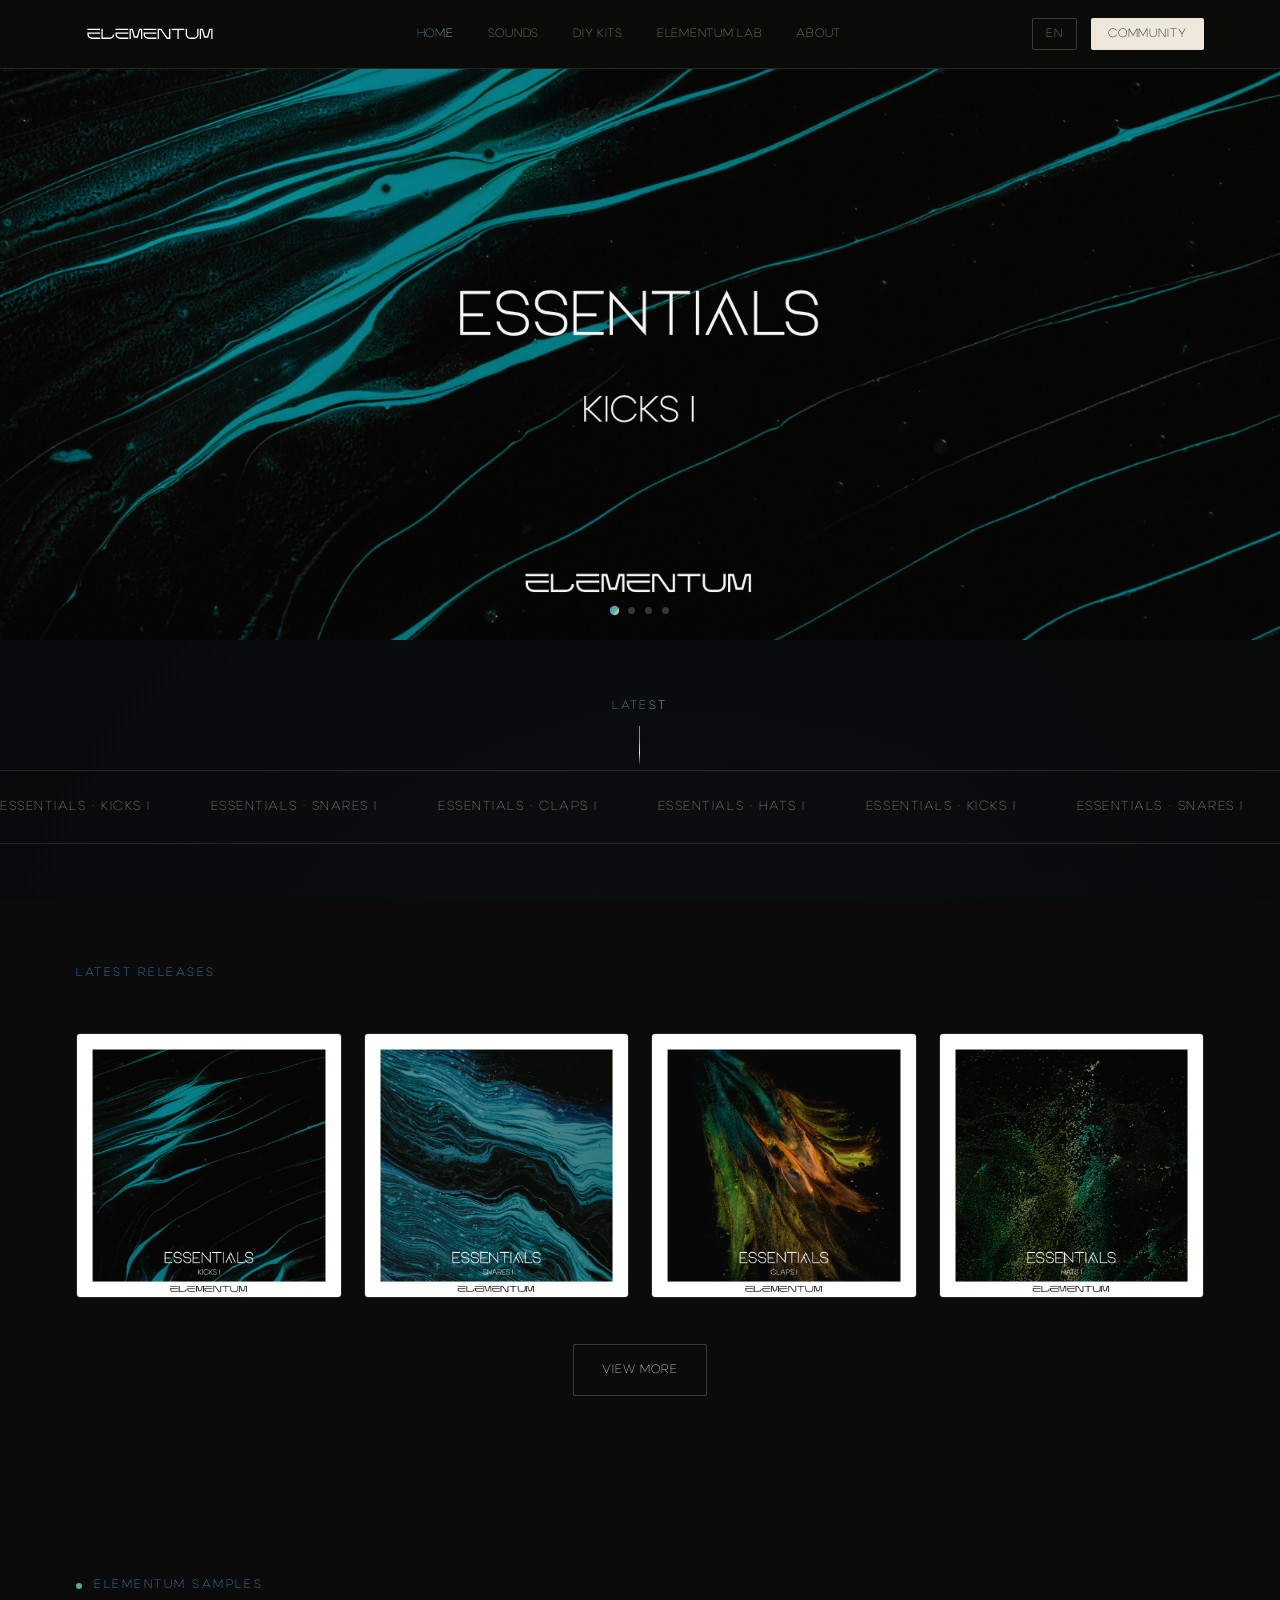
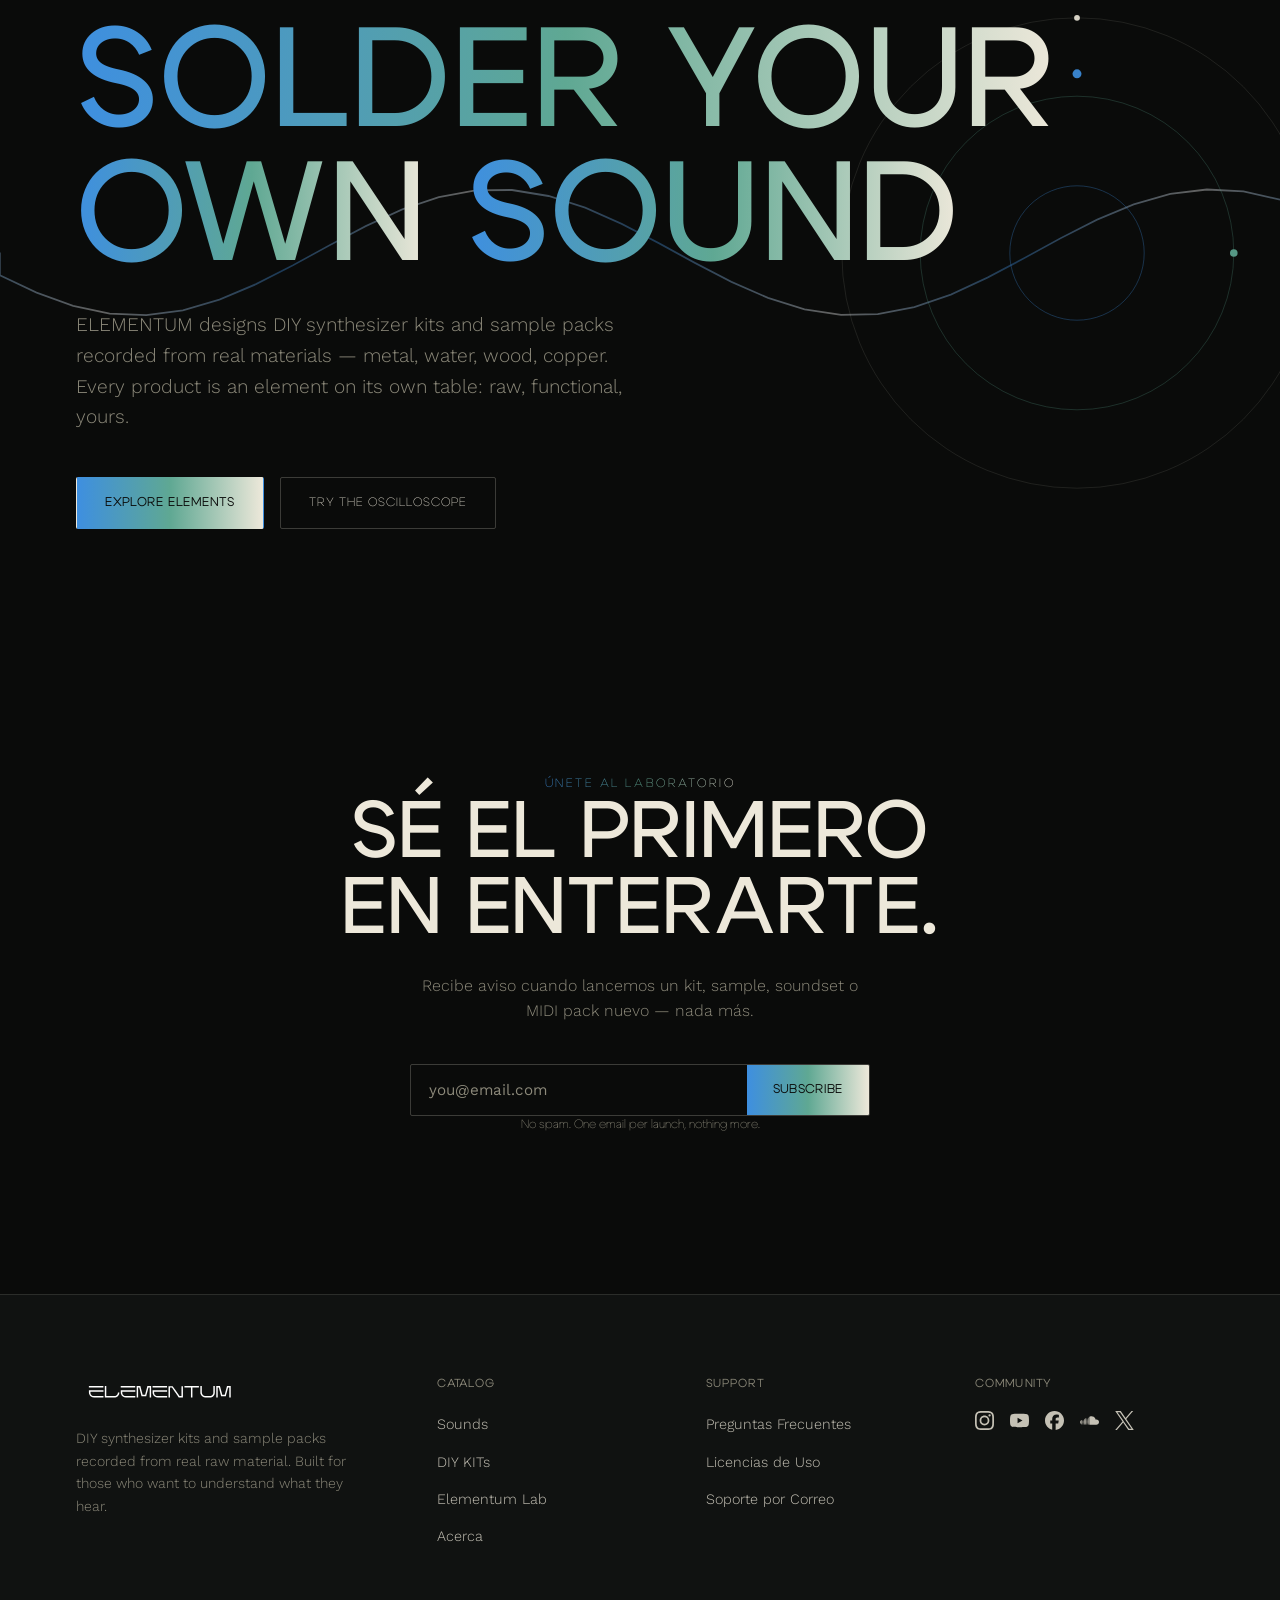
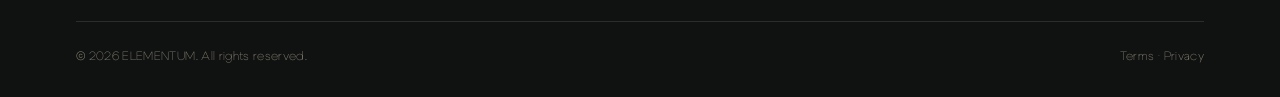
<file: index.html>
<!DOCTYPE html>
<html lang="es">
<head>
<meta charset="UTF-8">
<meta name="viewport" content="width=device-width, initial-scale=1.0">
<title>ELEMENTUM</title>
<meta name="description" content="ELEMENTUM fabrica kits DIY de sintetizadores,MIDI Controllers y sample packs, soundsets. Moldea tu propio sonido.">
<meta name="robots" content="index, follow">
<link rel="canonical" href="https://elementumaudio.com">
<link rel="preconnect" href="https://fonts.googleapis.com">
<link rel="preconnect" href="https://fonts.gstatic.com" crossorigin>
<link rel="icon" type="image/png" href="/assets/favicon.png">
<link href="https://fonts.googleapis.com/css2?family=Big+Shoulders+Display:wght@600;700;800;900&family=Work+Sans:wght@300;400;500;600&display=swap" rel="stylesheet">
<link rel="stylesheet" href="style.css">
</head>
<body>
<svg width="0" height="0" style="position:absolute" aria-hidden="true">
  <defs>
    <linearGradient id="socialGrad" x1="0%" y1="0%" x2="100%" y2="100%">
      <stop offset="0%" stop-color="#3E8FE0"/>
      <stop offset="50%" stop-color="#5FA893"/>
      <stop offset="100%" stop-color="#EDE8DA"/>
    </linearGradient>
  </defs>
</svg>


<header id="siteHeader">
  <nav class="wrap">
    <a href="index.html#top" class="logo"><img src="assets/elementum-wordmark.svg" alt="ELEMENTUM" class="logo-svg"></a>
    <ul class="navlinks navlinks-mobile-hide" id="navLinksMobile">
      <li class="current"><a href="index.html" data-i18n="nav.home">Inicio</a></li>
      <li><a href="samples.html" data-i18n="nav.samples">Sounds</a></li>
      <li class="nav-diy" tabindex="0">
        <span data-i18n="nav.diy">DIY KITs</span>
        <span class="diy-tooltip" data-i18n="nav.coming_soon">Coming Soon</span>
      </li>
      <li><a href="soundsets.html" data-i18n="nav.soundsets">Elementum Lab</a></li>
      <li><a href="acerca.html" data-i18n="nav.about">Acerca</a></li>
    </ul>
    <div class="nav-right">
      <div class="lang-switch">
        <button class="lang-btn" id="langBtn" aria-haspopup="true" aria-expanded="false">ES</button>
        <div class="lang-menu" id="langMenu">
          <button data-lang="es">Español</button>
          <button data-lang="en">English</button>
          <button data-lang="fr">Français</button>
          <button data-lang="de">Deutsch</button>
          <button data-lang="ja">日本語</button>
        </div>
      </div>
      <div class="community-switch">
        <button class="navcta" id="communityBtn" aria-haspopup="true" aria-expanded="false" data-i18n="nav.community">Community</button>
        <div class="community-menu" id="communityMenu">
          <a href="https://instagram.com" target="_blank" rel="noopener">Instagram</a>
          <a href="https://soundcloud.com" target="_blank" rel="noopener">SoundCloud</a>
          <a href="https://youtube.com" target="_blank" rel="noopener">YouTube</a>
          <a href="https://facebook.com" target="_blank" rel="noopener">Facebook</a>
          <a href="https://x.com" target="_blank" rel="noopener">X</a>
        </div>
      </div>
      <button class="nav-toggle" id="navToggle" aria-label="Abrir menú" aria-expanded="false" aria-controls="navLinksMobile">
        <span></span><span></span><span></span>
      </button>
    </div>
  </nav>
</header>

<main>

  <!-- HERO SLIDER -->
  <section class="hero" id="top">

    <div class="hero-slider" id="heroSlider">

      <!-- Slide 1 -->
      <div class="hero-slide hero-slide-image active" data-slide="0">
        <img src="assets/essentials-kicks-slide.jpg" alt="Essentials — Kicks I">
      </div>

      <!-- Slide 2 -->
      <div class="hero-slide hero-slide-image" data-slide="1">
        <img src="assets/essentials-snares-slide.jpg" alt="Essentials — Snares I">
      </div>

      <!-- Slide 3 -->
      <div class="hero-slide hero-slide-image" data-slide="2">
        <img src="assets/essentials-claps-slide.jpg" alt="Essentials — Claps I">
      </div>

      <!-- Slide 4 -->
      <div class="hero-slide hero-slide-image" data-slide="3">
        <img src="assets/essentials-hats-slide.jpg" alt="Essentials — Hats I">
      </div>

      <div class="hero-dots" id="heroDots" aria-hidden="true">
        <button class="hero-dot active" data-goto="0" aria-label="Slide 1"></button>
        <button class="hero-dot" data-goto="1" aria-label="Slide 2"></button>
        <button class="hero-dot" data-goto="2" aria-label="Slide 3"></button>
        <button class="hero-dot" data-goto="3" aria-label="Slide 4"></button>
      </div>

    </div>

    <a class="hero-scroll" href="#lanzamientos" aria-label="Ir a los últimos lanzamientos"><span data-i18n="home.scroll">Novedades</span><span class="line"></span></a>
  </section>

  <!-- STRIP -->
  <div class="strip">
    <div class="strip-track" aria-hidden="true">
      <span>ESSENTIALS · Kicks I</span>
      <span>ESSENTIALS · Snares I</span>
      <span>ESSENTIALS · Claps I</span>
      <span>ESSENTIALS · Hats I</span>
      <span>ESSENTIALS · Kicks I</span>
      <span>ESSENTIALS · Snares I</span>
      <span>ESSENTIALS · Claps I</span>
      <span>ESSENTIALS · Hats I</span>
    </div>
  </div>

  <!-- ÚLTIMOS LANZAMIENTOS (teaser) -->
  <section id="lanzamientos" style="padding-bottom:60px;">
    <div class="wrap">
      <div class="eyebrow" style="margin-bottom:14px;" data-i18n="home.releases_eyebrow">Últimos Lanzamientos</div>

      <div class="products-teaser-grid">
        <a class="product-teaser" href="samples.html">
          <img src="assets/essentials-kicks.jpg" alt="Essentials — Kicks I" loading="lazy">
          <span class="product-teaser-tag">Essentials — Kicks I</span>
        </a>
        <a class="product-teaser" href="samples.html">
          <img src="assets/essentials-snares.jpg" alt="Essentials — Snares I" loading="lazy">
          <span class="product-teaser-tag">Essentials — Snares I</span>
        </a>
        <a class="product-teaser" href="samples.html">
          <img src="assets/essentials-claps.jpg" alt="Essentials — Claps I" loading="lazy">
          <span class="product-teaser-tag">Essentials — Claps I</span>
        </a>
        <a class="product-teaser" href="samples.html">
          <img src="assets/essentials-hats.jpg" alt="Essentials — Hats I" loading="lazy">
          <span class="product-teaser-tag">Essentials — Hats I</span>
        </a>
      </div>

      <div class="view-more-wrap">
        <a href="samples.html" class="btn btn-ghost" data-i18n="home.view_more">Ver Más</a>
      </div>
    </div>
  </section>

  <!-- MOLDEA TU PROPIO SONIDO (reubicado desde el hero) -->
  <section id="moldea">
    <div class="hero-bg" aria-hidden="true">
      <svg viewBox="0 0 1400 700" preserveAspectRatio="none">
        <defs>
          <linearGradient id="waveGrad" gradientUnits="userSpaceOnUse" x1="0" y1="0" x2="400" y2="0" spreadMethod="repeat">
            <stop offset="0%" stop-color="#FFFFFF"/>
            <stop offset="50%" stop-color="#3E8FE0"/>
            <stop offset="100%" stop-color="#FFFFFF"/>
            <animateTransform attributeName="gradientTransform" type="translate" from="0 0" to="400 0" dur="6s" repeatCount="indefinite"/>
          </linearGradient>
        </defs>
        <path id="wavePath" d="M0,350 Q100,200 200,350 T400,350 T600,350 T800,350 T1000,350 T1200,350 T1400,350"
          fill="none" stroke="url(#waveGrad)" stroke-width="1.6" opacity="0.65"/>
      </svg>
    </div>
    <svg class="orbit-field" viewBox="0 0 500 500" aria-hidden="true">
      <circle cx="250" cy="250" r="60" fill="none" stroke="#3E8FE0" stroke-width="0.6" opacity="0.5"/>
      <circle cx="250" cy="250" r="140" fill="none" stroke="#5FA893" stroke-width="0.6" opacity="0.4"/>
      <circle cx="250" cy="250" r="210" fill="none" stroke="#EDE8DA" stroke-width="0.4" opacity="0.25"/>
      <g style="transform-origin:250px 250px; animation:spin 26s linear infinite;">
        <circle cx="250" cy="90" r="4" fill="#3E8FE0"/>
      </g>
      <g style="transform-origin:250px 250px; animation:spin 40s linear infinite reverse;">
        <circle cx="390" cy="250" r="3.4" fill="#5FA893"/>
      </g>
      <g style="transform-origin:250px 250px; animation:spin 60s linear infinite;">
        <circle cx="250" cy="40" r="2.6" fill="#EDE8DA"/>
      </g>
    </svg>
    <div class="wrap">
      <div class="eyebrow" style="margin-bottom:22px;"><span class="dot"></span> <span data-i18n="home.eyebrow">ELEMENTUM SOUNDS</span></div>
      <h1><span data-i18n="home.h1_line1">Moldea TU</span><br><span data-i18n="home.h1_span">PROPIO</span> <span data-i18n="home.h1_line2">SONIDO</span></h1>
      <p class="hero-sub" data-i18n="home.sub">Una colección de sonidos para explorar nuevas ideas, romper lo predecible y construir algo que tenga tu propia identidad.</p>
      <div class="hero-actions">
        <a href="samples.html" class="btn btn-primary" data-i18n="home.cta_primary">Explorar Samples</a>
        <span class="btn btn-ghost nav-diy" tabindex="0"><span data-i18n="home.cta_secondary">DIY KITS</span><span class="diy-tooltip" data-i18n="nav.coming_soon">Coming Soon</span></span>
      </div>
    </div>
  </section>

  <!-- SUSCRIPCIÓN -->
  <section class="cta-section" id="unete">
    <div class="wrap">
      <div class="eyebrow" style="justify-content:center; display:inline-flex;" data-i18n="home.subscribe_eyebrow">Únete al Laboratorio</div>
      <h2><span data-i18n="home.subscribe_title1">Sé el primero</span><br><span data-i18n="home.subscribe_title2">en enterarte.</span></h2>
      <p data-i18n="home.subscribe_desc">Recibe aviso cuando lancemos un kit, sample, soundset o MIDI pack nuevo — nada más.</p>
      <form class="signup-form" id="signupForm">
        <input type="email" required placeholder="tu@email.com" data-i18n-placeholder="acerca.email_placeholder" aria-label="Correo electrónico">
        <button type="submit" data-i18n="acerca.submit">Suscribirme</button>
      </form>
      <p class="form-note" id="formNote" data-i18n="acerca.note">Sin spam. Un correo por lanzamiento, nada más.</p>
    </div>
  </section>

</main>

<footer>
  <div class="wrap">
    <div class="footer-grid">
      <div class="footer-brand">
        <a href="index.html#top" class="logo"><img src="assets/elementum-wordmark.svg" alt="ELEMENTUM" class="logo-svg"></a>
        <p data-i18n="footer.brand_desc">Samples y herramientas sonoras creadas con precisión. Para quienes buscan explorar nuevas posibilidades y desarrollar su propio sonido.</p>
      </div>
      <div class="footer-col">
        <h4 data-i18n="footer.col_catalog">Catálogo</h4>
        <ul>
          <li><a href="samples.html" data-i18n="footer.catalog_samples">Sounds</a></li>
          <li class="footer-diy" tabindex="0">
            <span data-i18n="nav.diy">DIY KITs</span>
            <span class="diy-tooltip diy-tooltip-up" data-i18n="nav.coming_soon">¡Coming Soon!</span>
          </li>
          <li><a href="soundsets.html" data-i18n="footer.catalog_soundsets">Elementum Lab</a></li>
          <li><a href="acerca.html" data-i18n="footer.catalog_midi">Acerca</a></li>
        </ul>
      </div>
      <div class="footer-col">
        <h4 data-i18n="footer.col_support">Soporte</h4>
        <ul>
          <li><a href="#" data-i18n="footer.support_faq">Preguntas Frecuentes</a></li>
          <li><a href="#" data-i18n="footer.support_licensing">Licencias de Uso</a></li>
          <li><a href="acerca.html" data-i18n="footer.support_contact">Soporte por Correo</a></li>
        </ul>
      </div>
      <div class="footer-col">
        <h4 data-i18n="footer.col_connect">Community</h4>
        <ul class="social-icons">
          <li><a href="https://www.instagram.com/elementumaudio" target="_blank" rel="noopener" aria-label="Instagram"><svg viewBox="0 0 24 24"><path d="M7.0301.084c-1.2768.0602-2.1487.264-2.911.5634-.7888.3075-1.4575.72-2.1228 1.3877-.6652.6677-1.075 1.3368-1.3802 2.127-.2954.7638-.4956 1.6365-.552 2.914-.0564 1.2775-.0689 1.6882-.0626 4.947.0062 3.2586.0206 3.6671.0825 4.9473.061 1.2765.264 2.1482.5635 2.9107.308.7889.72 1.4573 1.388 2.1228.6679.6655 1.3365 1.0743 2.1285 1.38.7632.295 1.6361.4961 2.9134.552 1.2773.056 1.6884.069 4.9462.0627 3.2578-.0062 3.668-.0207 4.9478-.0814 1.28-.0607 2.147-.2652 2.9098-.5633.7889-.3086 1.4578-.72 2.1228-1.3881.665-.6682 1.0745-1.3378 1.3795-2.1284.2957-.7632.4966-1.636.552-2.9124.056-1.2809.0692-1.6898.063-4.948-.0063-3.2583-.021-3.6668-.0817-4.9465-.0607-1.2797-.264-2.1487-.5633-2.9117-.3084-.7889-.72-1.4568-1.3876-2.1228C21.2982 1.33 20.628.9208 19.8378.6165 19.074.321 18.2017.1197 16.9244.0645 15.6471.0093 15.236-.005 11.977.0014 8.718.0076 8.31.0215 7.0301.0839m.1402 21.6932c-1.17-.0509-1.8053-.2453-2.2287-.408-.5606-.216-.96-.4771-1.3819-.895-.422-.4178-.6811-.8186-.9-1.378-.1644-.4234-.3624-1.058-.4171-2.228-.0595-1.2645-.072-1.6442-.079-4.848-.007-3.2037.0053-3.583.0607-4.848.05-1.169.2456-1.805.408-2.2282.216-.5613.4762-.96.895-1.3816.4188-.4217.8184-.6814 1.3783-.9003.423-.1651 1.0575-.3614 2.227-.4171 1.2655-.06 1.6447-.072 4.848-.079 3.2033-.007 3.5835.005 4.8495.0608 1.169.0508 1.8053.2445 2.228.408.5608.216.96.4754 1.3816.895.4217.4194.6816.8176.9005 1.3787.1653.4217.3617 1.056.4169 2.2263.0602 1.2655.0739 1.645.0796 4.848.0058 3.203-.0055 3.5834-.061 4.848-.051 1.17-.245 1.8055-.408 2.2294-.216.5604-.4763.96-.8954 1.3814-.419.4215-.8181.6811-1.3783.9-.4224.1649-1.0577.3617-2.2262.4174-1.2656.0595-1.6448.072-4.8493.079-3.2045.007-3.5825-.006-4.848-.0608M16.953 5.5864A1.44 1.44 0 1 0 18.39 4.144a1.44 1.44 0 0 0-1.437 1.4424M5.8385 12.012c.0067 3.4032 2.7706 6.1557 6.173 6.1493 3.4026-.0065 6.157-2.7701 6.1506-6.1733-.0065-3.4032-2.771-6.1565-6.174-6.1498-3.403.0067-6.156 2.771-6.1496 6.1738M8 12.0077a4 4 0 1 1 4.008 3.9921A3.9996 3.9996 0 0 1 8 12.0077"/></svg></a></li>
          <li><a href="https://youtube.com" target="_blank" rel="noopener" aria-label="YouTube"><svg viewBox="0 0 24 24"><path d="M23.498 6.186a3.016 3.016 0 0 0-2.122-2.136C19.505 3.545 12 3.545 12 3.545s-7.505 0-9.377.505A3.017 3.017 0 0 0 .502 6.186C0 8.07 0 12 0 12s0 3.93.502 5.814a3.016 3.016 0 0 0 2.122 2.136c1.871.505 9.376.505 9.376.505s7.505 0 9.377-.505a3.015 3.015 0 0 0 2.122-2.136C24 15.93 24 12 24 12s0-3.93-.502-5.814zM9.545 15.568V8.432L15.818 12l-6.273 3.568z"/></svg></a></li>
          <li><a href="https://www.facebook.com/elementumaudio" target="_blank" rel="noopener" aria-label="Facebook"><svg viewBox="0 0 24 24"><path d="M9.101 23.691v-7.98H6.627v-3.667h2.474v-1.58c0-4.085 1.848-5.978 5.858-5.978.401 0 .955.042 1.468.103a8.68 8.68 0 0 1 1.141.195v3.325a8.623 8.623 0 0 0-.653-.036 26.805 26.805 0 0 0-.733-.009c-.707 0-1.259.096-1.675.309a1.686 1.686 0 0 0-.679.622c-.258.42-.374.995-.374 1.752v1.297h3.919l-.386 2.103-.287 1.564h-3.246v8.245C19.396 23.238 24 18.179 24 12.044c0-6.627-5.373-12-12-12s-12 5.373-12 12c0 5.628 3.874 10.35 9.101 11.647Z"/></svg></a></li>
          <li><a href="https://soundcloud.com/elementumaudio" target="_blank" rel="noopener" aria-label="SoundCloud"><svg viewBox="0 0 24 24"><path d="M23.999 14.165c-.052 1.796-1.612 3.169-3.4 3.169h-8.18a.68.68 0 0 1-.675-.683V7.862a.747.747 0 0 1 .452-.724s.75-.513 2.333-.513a5.364 5.364 0 0 1 2.763.755 5.433 5.433 0 0 1 2.57 3.54c.282-.08.574-.121.868-.12.884 0 1.73.358 2.347.992s.948 1.49.922 2.373ZM10.721 8.421c.247 2.98.427 5.697 0 8.672a.264.264 0 0 1-.53 0c-.395-2.946-.22-5.718 0-8.672a.264.264 0 0 1 .53 0ZM9.072 9.448c.285 2.659.37 4.986-.006 7.655a.277.277 0 0 1-.55 0c-.331-2.63-.256-5.02 0-7.655a.277.277 0 0 1 .556 0Zm-1.663-.257c.27 2.726.39 5.171 0 7.904a.266.266 0 0 1-.532 0c-.38-2.69-.257-5.21 0-7.904a.266.266 0 0 1 .532 0Zm-1.647.77a26.108 26.108 0 0 1-.008 7.147.272.272 0 0 1-.542 0 27.955 27.955 0 0 1 0-7.147.275.275 0 0 1 .55 0Zm-1.67 1.769c.421 1.865.228 3.5-.029 5.388a.257.257 0 0 1-.514 0c-.21-1.858-.398-3.549 0-5.389a.272.272 0 0 1 .543 0Zm-1.655-.273c.388 1.897.26 3.508-.01 5.412-.026.28-.514.283-.54 0-.244-1.878-.347-3.54-.01-5.412a.283.283 0 0 1 .56 0Zm-1.668.911c.4 1.268.257 2.292-.026 3.572a.257.257 0 0 1-.514 0c-.241-1.262-.354-2.312-.023-3.572a.283.283 0 0 1 .563 0Z"/></svg></a></li>
          <li><a href="https://x.com" target="_blank" rel="noopener" aria-label="X"><svg viewBox="0 0 24 24"><path d="M14.234 10.162 22.977 0h-2.072l-7.591 8.824L7.251 0H.258l9.168 13.343L.258 24H2.33l8.016-9.318L16.749 24h6.993zm-2.837 3.299-.929-1.329L3.076 1.56h3.182l5.965 8.532.929 1.329 7.754 11.09h-3.182z"/></svg></a></li>
        </ul>
      </div>
    </div>
    <div class="footer-bottom">
      <span data-i18n="footer.copyright">© 2026 ELEMENTUM. Todos los derechos reservados.</span>
      <span><a href="#" data-i18n="footer.terms">Términos</a> · <a href="#" data-i18n="footer.privacy">Privacidad</a></span>
    </div>
  </div>
</footer>

<script src="script.js" defer></script>
<script src="i18n.js" defer></script>

</body>
</html>
</file>
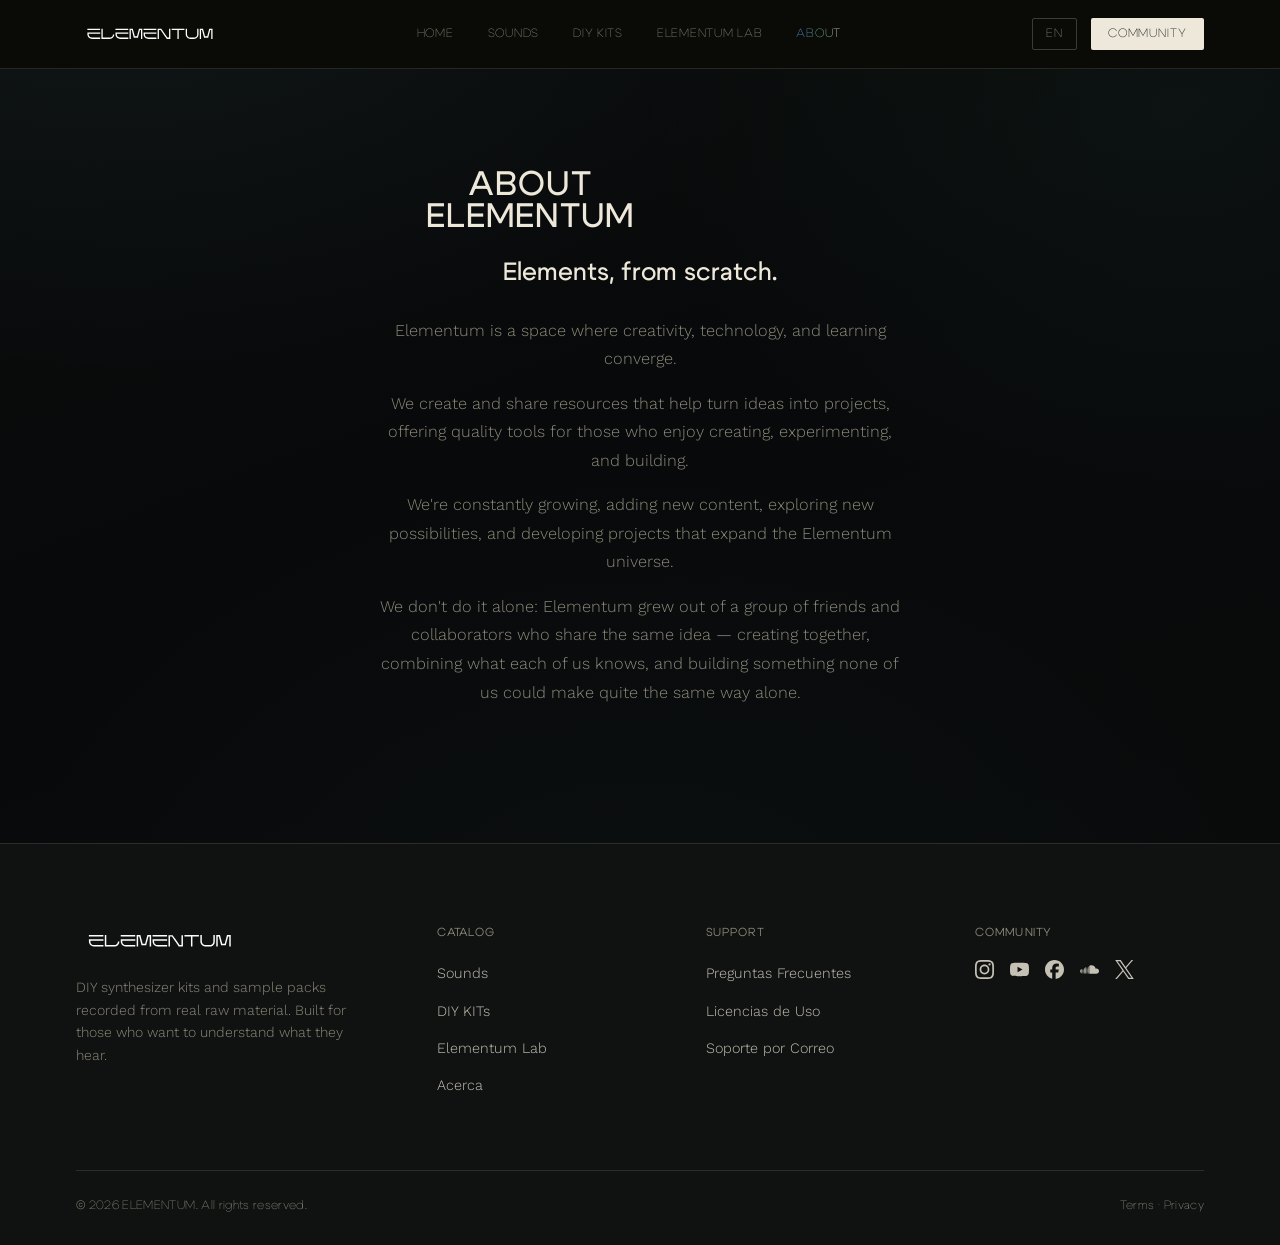
<file: acerca.html>
<!DOCTYPE html>
<html lang="es">
<head>
<meta charset="UTF-8">
<meta name="viewport" content="width=device-width, initial-scale=1.0">
<title>ELEMENTUM</title>
<meta name="description" content="ELEMENTUM fabrica kits DIY de sintetizadores,MIDI Controllers y sample packs, soundsets. Moldea tu propio sonido.">
<meta name="robots" content="index, follow">
<link rel="canonical" href="https://elementumaudio.com">
<link rel="preconnect" href="https://fonts.googleapis.com">
<link rel="preconnect" href="https://fonts.gstatic.com" crossorigin>
<link rel="icon" type="image/png" href="/assets/favicon.png">
<link href="https://fonts.googleapis.com/css2?family=Big+Shoulders+Display:wght@600;700;800;900&family=Work+Sans:wght@300;400;500;600&display=swap" rel="stylesheet">
<link rel="stylesheet" href="style.css">
</head>
<body>
<svg width="0" height="0" style="position:absolute" aria-hidden="true">
  <defs>
    <linearGradient id="socialGrad" x1="0%" y1="0%" x2="100%" y2="100%">
      <stop offset="0%" stop-color="#3E8FE0"/>
      <stop offset="50%" stop-color="#5FA893"/>
      <stop offset="100%" stop-color="#EDE8DA"/>
    </linearGradient>
  </defs>
</svg>


<header id="siteHeader" class="solid">
  <nav class="wrap">
    <a href="index.html#top" class="logo"><img src="assets/elementum-wordmark.svg" alt="ELEMENTUM" class="logo-svg"></a>
    <ul class="navlinks navlinks-mobile-hide" id="navLinksMobile">
      <li><a href="index.html" data-i18n="nav.home">Inicio</a></li>
      <li><a href="samples.html" data-i18n="nav.samples">Sounds</a></li>
      <li class="nav-diy" tabindex="0">
        <span data-i18n="nav.diy">DIY KITs</span>
        <span class="diy-tooltip" data-i18n="nav.coming_soon">Coming Soon</span>
      </li>
      <li><a href="soundsets.html" data-i18n="nav.soundsets">Elementum Lab</a></li>
      <li class="current"><a href="acerca.html" data-i18n="nav.about">Acerca</a></li>
    </ul>
    <div class="nav-right">
      <div class="lang-switch">
        <button class="lang-btn" id="langBtn" aria-haspopup="true" aria-expanded="false">ES</button>
        <div class="lang-menu" id="langMenu">
          <button data-lang="es">Español</button>
          <button data-lang="en">English</button>
          <button data-lang="fr">Français</button>
          <button data-lang="de">Deutsch</button>
          <button data-lang="ja">日本語</button>
        </div>
      </div>
      <div class="community-switch">
        <button class="navcta" id="communityBtn" aria-haspopup="true" aria-expanded="false" data-i18n="nav.community">Community</button>
        <div class="community-menu" id="communityMenu">
          <a href="https://instagram.com" target="_blank" rel="noopener">Instagram</a>
          <a href="https://soundcloud.com" target="_blank" rel="noopener">SoundCloud</a>
          <a href="https://youtube.com" target="_blank" rel="noopener">YouTube</a>
          <a href="https://facebook.com" target="_blank" rel="noopener">Facebook</a>
          <a href="https://x.com" target="_blank" rel="noopener">X</a>
        </div>
      </div>
      <button class="nav-toggle" id="navToggle" aria-label="Abrir menú" aria-expanded="false" aria-controls="navLinksMobile">
        <span></span><span></span><span></span>
      </button>
    </div>
  </nav>
</header>

<main>

  <section class="simple-page">
    <div class="wrap">
      <h1 data-i18n="acerca.title">Acerca</h1>
      <p class="tagline" data-i18n="acerca.tagline">Elementos, desde cero.</p>
      <p data-i18n="acerca.p1">Elementum es un espacio donde la creatividad, la tecnología y el aprendizaje convergen.</p>
      <p data-i18n="acerca.p2">Creamos y compartimos recursos que ayudan a transformar ideas en proyectos, ofreciendo herramientas de calidad para quienes disfrutan crear, experimentar y construir.</p>
      <p data-i18n="acerca.p3">Estamos creciendo constantemente, incorporando nuevos contenidos, explorando nuevas posibilidades y desarrollando proyectos que amplían el universo de Elementum.</p>
      <p data-i18n="acerca.p4">No lo hacemos solos: Elementum nace de un grupo de amigos y colaboradores que comparten la misma idea — crear en conjunto, sumar lo que cada quien sabe hacer, y construir algo que ninguno haría igual por su cuenta.</p>
    </div>
  </section>

</main>

<footer>
  <div class="wrap">
    <div class="footer-grid">
      <div class="footer-brand">
        <a href="index.html#top" class="logo"><img src="assets/elementum-wordmark.svg" alt="ELEMENTUM" class="logo-svg"></a>
        <p data-i18n="footer.brand_desc">Kits DIY de sintetizadores y sample packs grabados desde materia prima real. Construido para quien quiere entender lo que suena.</p>
      </div>
      <div class="footer-col">
        <h4 data-i18n="footer.col_catalog">Catálogo</h4>
        <ul>
          <li><a href="samples.html" data-i18n="footer.catalog_samples">Sounds</a></li>
          <li class="footer-diy" tabindex="0">
            <span data-i18n="nav.diy">DIY KITs</span>
            <span class="diy-tooltip diy-tooltip-up" data-i18n="nav.coming_soon">¡Coming Soon!</span>
          </li>
          <li><a href="soundsets.html" data-i18n="footer.catalog_soundsets">Elementum Lab</a></li>
          <li><a href="acerca.html" data-i18n="footer.catalog_midi">Acerca</a></li>
        </ul>
      </div>
      <div class="footer-col">
        <h4 data-i18n="footer.col_support">Soporte</h4>
        <ul>
          <li><a href="#" data-i18n="footer.support_faq">Preguntas Frecuentes</a></li>
          <li><a href="#" data-i18n="footer.support_licensing">Licencias de Uso</a></li>
          <li><a href="acerca.html" data-i18n="footer.support_contact">Soporte por Correo</a></li>
        </ul>
      </div>
      <div class="footer-col">
        <h4 data-i18n="footer.col_connect">Community</h4>
        <ul class="social-icons">
          <li><a href="https://instagram.com" target="_blank" rel="noopener" aria-label="Instagram"><svg viewBox="0 0 24 24"><path d="M7.0301.084c-1.2768.0602-2.1487.264-2.911.5634-.7888.3075-1.4575.72-2.1228 1.3877-.6652.6677-1.075 1.3368-1.3802 2.127-.2954.7638-.4956 1.6365-.552 2.914-.0564 1.2775-.0689 1.6882-.0626 4.947.0062 3.2586.0206 3.6671.0825 4.9473.061 1.2765.264 2.1482.5635 2.9107.308.7889.72 1.4573 1.388 2.1228.6679.6655 1.3365 1.0743 2.1285 1.38.7632.295 1.6361.4961 2.9134.552 1.2773.056 1.6884.069 4.9462.0627 3.2578-.0062 3.668-.0207 4.9478-.0814 1.28-.0607 2.147-.2652 2.9098-.5633.7889-.3086 1.4578-.72 2.1228-1.3881.665-.6682 1.0745-1.3378 1.3795-2.1284.2957-.7632.4966-1.636.552-2.9124.056-1.2809.0692-1.6898.063-4.948-.0063-3.2583-.021-3.6668-.0817-4.9465-.0607-1.2797-.264-2.1487-.5633-2.9117-.3084-.7889-.72-1.4568-1.3876-2.1228C21.2982 1.33 20.628.9208 19.8378.6165 19.074.321 18.2017.1197 16.9244.0645 15.6471.0093 15.236-.005 11.977.0014 8.718.0076 8.31.0215 7.0301.0839m.1402 21.6932c-1.17-.0509-1.8053-.2453-2.2287-.408-.5606-.216-.96-.4771-1.3819-.895-.422-.4178-.6811-.8186-.9-1.378-.1644-.4234-.3624-1.058-.4171-2.228-.0595-1.2645-.072-1.6442-.079-4.848-.007-3.2037.0053-3.583.0607-4.848.05-1.169.2456-1.805.408-2.2282.216-.5613.4762-.96.895-1.3816.4188-.4217.8184-.6814 1.3783-.9003.423-.1651 1.0575-.3614 2.227-.4171 1.2655-.06 1.6447-.072 4.848-.079 3.2033-.007 3.5835.005 4.8495.0608 1.169.0508 1.8053.2445 2.228.408.5608.216.96.4754 1.3816.895.4217.4194.6816.8176.9005 1.3787.1653.4217.3617 1.056.4169 2.2263.0602 1.2655.0739 1.645.0796 4.848.0058 3.203-.0055 3.5834-.061 4.848-.051 1.17-.245 1.8055-.408 2.2294-.216.5604-.4763.96-.8954 1.3814-.419.4215-.8181.6811-1.3783.9-.4224.1649-1.0577.3617-2.2262.4174-1.2656.0595-1.6448.072-4.8493.079-3.2045.007-3.5825-.006-4.848-.0608M16.953 5.5864A1.44 1.44 0 1 0 18.39 4.144a1.44 1.44 0 0 0-1.437 1.4424M5.8385 12.012c.0067 3.4032 2.7706 6.1557 6.173 6.1493 3.4026-.0065 6.157-2.7701 6.1506-6.1733-.0065-3.4032-2.771-6.1565-6.174-6.1498-3.403.0067-6.156 2.771-6.1496 6.1738M8 12.0077a4 4 0 1 1 4.008 3.9921A3.9996 3.9996 0 0 1 8 12.0077"/></svg></a></li>
          <li><a href="https://youtube.com" target="_blank" rel="noopener" aria-label="YouTube"><svg viewBox="0 0 24 24"><path d="M23.498 6.186a3.016 3.016 0 0 0-2.122-2.136C19.505 3.545 12 3.545 12 3.545s-7.505 0-9.377.505A3.017 3.017 0 0 0 .502 6.186C0 8.07 0 12 0 12s0 3.93.502 5.814a3.016 3.016 0 0 0 2.122 2.136c1.871.505 9.376.505 9.376.505s7.505 0 9.377-.505a3.015 3.015 0 0 0 2.122-2.136C24 15.93 24 12 24 12s0-3.93-.502-5.814zM9.545 15.568V8.432L15.818 12l-6.273 3.568z"/></svg></a></li>
          <li><a href="https://facebook.com" target="_blank" rel="noopener" aria-label="Facebook"><svg viewBox="0 0 24 24"><path d="M9.101 23.691v-7.98H6.627v-3.667h2.474v-1.58c0-4.085 1.848-5.978 5.858-5.978.401 0 .955.042 1.468.103a8.68 8.68 0 0 1 1.141.195v3.325a8.623 8.623 0 0 0-.653-.036 26.805 26.805 0 0 0-.733-.009c-.707 0-1.259.096-1.675.309a1.686 1.686 0 0 0-.679.622c-.258.42-.374.995-.374 1.752v1.297h3.919l-.386 2.103-.287 1.564h-3.246v8.245C19.396 23.238 24 18.179 24 12.044c0-6.627-5.373-12-12-12s-12 5.373-12 12c0 5.628 3.874 10.35 9.101 11.647Z"/></svg></a></li>
          <li><a href="https://soundcloud.com" target="_blank" rel="noopener" aria-label="SoundCloud"><svg viewBox="0 0 24 24"><path d="M23.999 14.165c-.052 1.796-1.612 3.169-3.4 3.169h-8.18a.68.68 0 0 1-.675-.683V7.862a.747.747 0 0 1 .452-.724s.75-.513 2.333-.513a5.364 5.364 0 0 1 2.763.755 5.433 5.433 0 0 1 2.57 3.54c.282-.08.574-.121.868-.12.884 0 1.73.358 2.347.992s.948 1.49.922 2.373ZM10.721 8.421c.247 2.98.427 5.697 0 8.672a.264.264 0 0 1-.53 0c-.395-2.946-.22-5.718 0-8.672a.264.264 0 0 1 .53 0ZM9.072 9.448c.285 2.659.37 4.986-.006 7.655a.277.277 0 0 1-.55 0c-.331-2.63-.256-5.02 0-7.655a.277.277 0 0 1 .556 0Zm-1.663-.257c.27 2.726.39 5.171 0 7.904a.266.266 0 0 1-.532 0c-.38-2.69-.257-5.21 0-7.904a.266.266 0 0 1 .532 0Zm-1.647.77a26.108 26.108 0 0 1-.008 7.147.272.272 0 0 1-.542 0 27.955 27.955 0 0 1 0-7.147.275.275 0 0 1 .55 0Zm-1.67 1.769c.421 1.865.228 3.5-.029 5.388a.257.257 0 0 1-.514 0c-.21-1.858-.398-3.549 0-5.389a.272.272 0 0 1 .543 0Zm-1.655-.273c.388 1.897.26 3.508-.01 5.412-.026.28-.514.283-.54 0-.244-1.878-.347-3.54-.01-5.412a.283.283 0 0 1 .56 0Zm-1.668.911c.4 1.268.257 2.292-.026 3.572a.257.257 0 0 1-.514 0c-.241-1.262-.354-2.312-.023-3.572a.283.283 0 0 1 .563 0Z"/></svg></a></li>
          <li><a href="https://x.com" target="_blank" rel="noopener" aria-label="X"><svg viewBox="0 0 24 24"><path d="M14.234 10.162 22.977 0h-2.072l-7.591 8.824L7.251 0H.258l9.168 13.343L.258 24H2.33l8.016-9.318L16.749 24h6.993zm-2.837 3.299-.929-1.329L3.076 1.56h3.182l5.965 8.532.929 1.329 7.754 11.09h-3.182z"/></svg></a></li>
        </ul>
      </div>
    </div>
    <div class="footer-bottom">
      <span data-i18n="footer.copyright">© 2026 ELEMENTUM. Todos los derechos reservados.</span>
      <span><a href="#" data-i18n="footer.terms">Términos</a> · <a href="#" data-i18n="footer.privacy">Privacidad</a></span>
    </div>
  </div>
</footer>

<script src="script.js" defer></script>
<script src="i18n.js" defer></script>

</body>
</html>
</file>
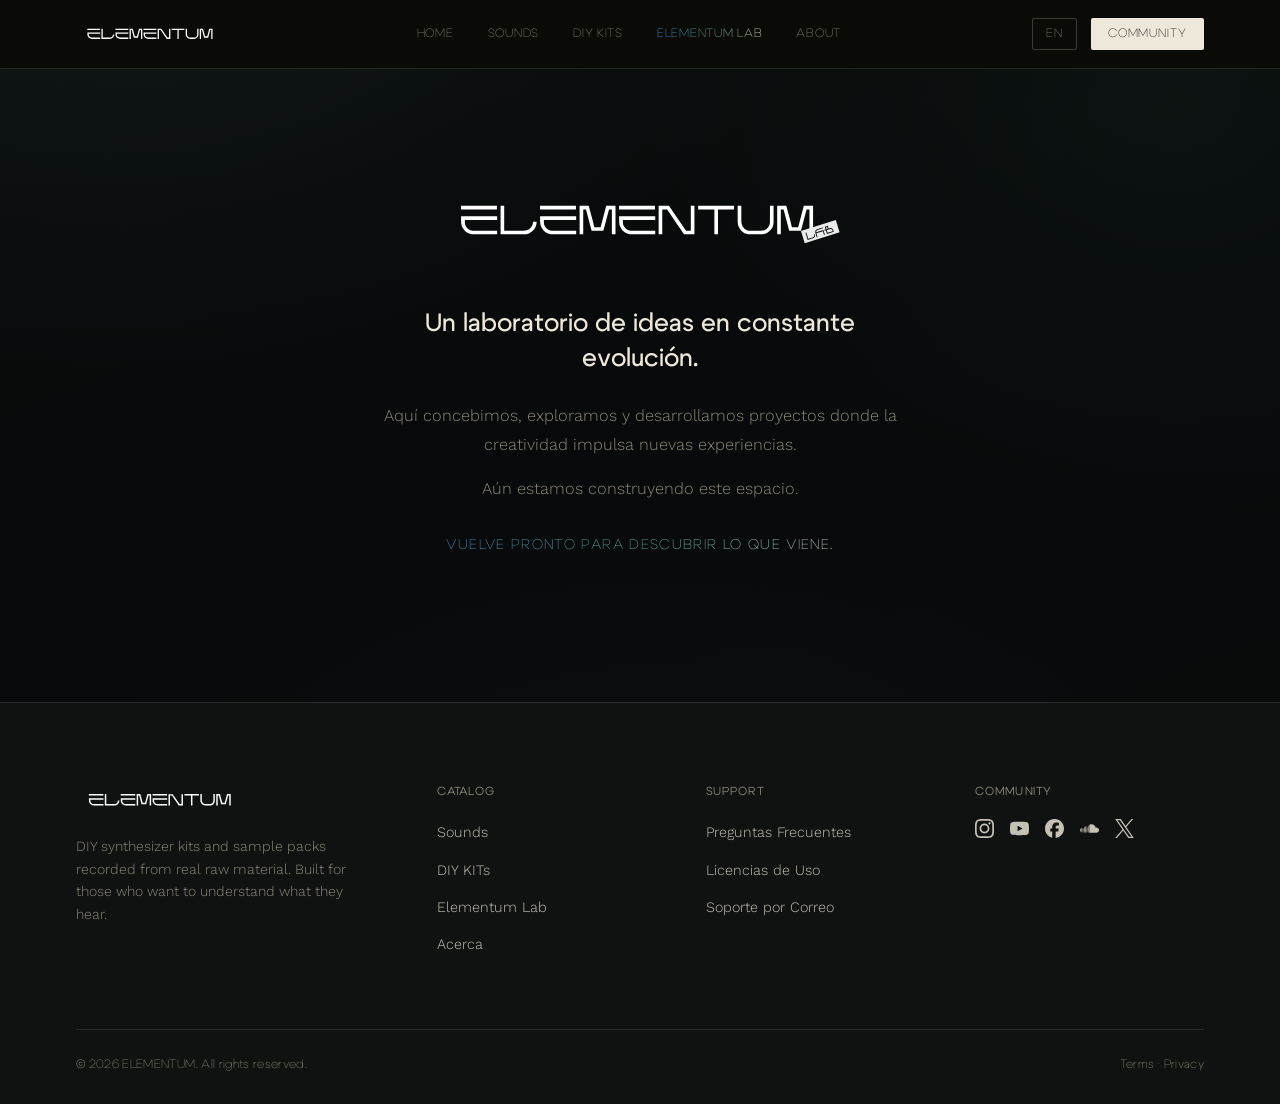
<file: soundsets.html>
<!DOCTYPE html>
<html lang="es">
<head>
<meta charset="UTF-8">
<meta name="viewport" content="width=device-width, initial-scale=1.0">
<title>ELEMENTUM — Lab</title>
<meta name="description" content="ELEMENTUM fabrica kits DIY de sintetizadores,MIDI Controllers y sample packs, soundsets. Moldea tu propio sonido.">
<meta name="robots" content="index, follow">
<link rel="canonical" href="https://elementumaudio.com">
<link rel="preconnect" href="https://fonts.googleapis.com">
<link rel="preconnect" href="https://fonts.gstatic.com" crossorigin>
<link rel="icon" type="image/png" href="/assets/favicon.png">
<link href="https://fonts.googleapis.com/css2?family=Big+Shoulders+Display:wght@600;700;800;900&family=Work+Sans:wght@300;400;500;600&display=swap" rel="stylesheet">
<link rel="stylesheet" href="style.css">
</head>
<body>
<svg width="0" height="0" style="position:absolute" aria-hidden="true">
  <defs>
    <linearGradient id="socialGrad" x1="0%" y1="0%" x2="100%" y2="100%">
      <stop offset="0%" stop-color="#3E8FE0"/>
      <stop offset="50%" stop-color="#5FA893"/>
      <stop offset="100%" stop-color="#EDE8DA"/>
    </linearGradient>
  </defs>
</svg>


<header id="siteHeader" class="solid">
  <nav class="wrap">
    <a href="index.html#top" class="logo"><img src="assets/elementum-wordmark.svg" alt="ELEMENTUM" class="logo-svg"></a>
    <ul class="navlinks navlinks-mobile-hide" id="navLinksMobile">
      <li><a href="index.html" data-i18n="nav.home">Inicio</a></li>
      <li><a href="samples.html" data-i18n="nav.samples">Sounds</a></li>
      <li class="nav-diy" tabindex="0">
        <span data-i18n="nav.diy">DIY KITs</span>
        <span class="diy-tooltip" data-i18n="nav.coming_soon">Coming Soon</span>
      </li>
      <li class="current"><a href="soundsets.html" data-i18n="nav.soundsets">Elementum Lab</a></li>
      <li><a href="acerca.html" data-i18n="nav.about">Acerca</a></li>
    </ul>
    <div class="nav-right">
      <div class="lang-switch">
        <button class="lang-btn" id="langBtn" aria-haspopup="true" aria-expanded="false">ES</button>
        <div class="lang-menu" id="langMenu">
          <button data-lang="es">Español</button>
          <button data-lang="en">English</button>
          <button data-lang="fr">Français</button>
          <button data-lang="de">Deutsch</button>
          <button data-lang="ja">日本語</button>
        </div>
      </div>
      <div class="community-switch">
        <button class="navcta" id="communityBtn" aria-haspopup="true" aria-expanded="false" data-i18n="nav.community">Community</button>
        <div class="community-menu" id="communityMenu">
          <a href="https://instagram.com" target="_blank" rel="noopener">Instagram</a>
          <a href="https://soundcloud.com" target="_blank" rel="noopener">SoundCloud</a>
          <a href="https://youtube.com" target="_blank" rel="noopener">YouTube</a>
          <a href="https://facebook.com" target="_blank" rel="noopener">Facebook</a>
          <a href="https://x.com" target="_blank" rel="noopener">X</a>
        </div>
      </div>
      <button class="nav-toggle" id="navToggle" aria-label="Abrir menú" aria-expanded="false" aria-controls="navLinksMobile">
        <span></span><span></span><span></span>
      </button>
    </div>
  </nav>
</header>

<main>

  <section class="simple-page">
    <div class="wrap">
      <img src="assets/Elementum_Lab.svg" alt="ELEMENTUM LAB" class="lab-logo">
      <h1 class="sr-only">Elementum Lab</h1>
      <p class="tagline">Un laboratorio de ideas en constante evolución.</p>
      <p>Aquí concebimos, exploramos y desarrollamos proyectos donde la creatividad impulsa nuevas experiencias.</p>
      <p>Aún estamos construyendo este espacio.</p>
      <p class="final-line">Vuelve pronto para descubrir lo que viene.</p>
    </div>
  </section>

</main>

<footer>
  <div class="wrap">
    <div class="footer-grid">
      <div class="footer-brand">
        <a href="index.html#top" class="logo"><img src="assets/elementum-wordmark.svg" alt="ELEMENTUM" class="logo-svg"></a>
        <p data-i18n="footer.brand_desc">Kits DIY de sintetizadores y sample packs grabados desde materia prima real. Construido para quien quiere entender lo que suena.</p>
      </div>
      <div class="footer-col">
        <h4 data-i18n="footer.col_catalog">Catálogo</h4>
        <ul>
          <li><a href="samples.html" data-i18n="footer.catalog_samples">Sounds</a></li>
          <li class="footer-diy" tabindex="0">
            <span data-i18n="nav.diy">DIY KITs</span>
            <span class="diy-tooltip diy-tooltip-up" data-i18n="nav.coming_soon">¡Coming Soon!</span>
          </li>
          <li><a href="soundsets.html" data-i18n="footer.catalog_soundsets">Elementum Lab</a></li>
          <li><a href="acerca.html" data-i18n="footer.catalog_midi">Acerca</a></li>
        </ul>
      </div>
      <div class="footer-col">
        <h4 data-i18n="footer.col_support">Soporte</h4>
        <ul>
          <li><a href="#" data-i18n="footer.support_faq">Preguntas Frecuentes</a></li>
          <li><a href="#" data-i18n="footer.support_licensing">Licencias de Uso</a></li>
          <li><a href="acerca.html" data-i18n="footer.support_contact">Soporte por Correo</a></li>
        </ul>
      </div>
      <div class="footer-col">
        <h4 data-i18n="footer.col_connect">Community</h4>
        <ul class="social-icons">
          <li><a href="https://instagram.com" target="_blank" rel="noopener" aria-label="Instagram"><svg viewBox="0 0 24 24"><path d="M7.0301.084c-1.2768.0602-2.1487.264-2.911.5634-.7888.3075-1.4575.72-2.1228 1.3877-.6652.6677-1.075 1.3368-1.3802 2.127-.2954.7638-.4956 1.6365-.552 2.914-.0564 1.2775-.0689 1.6882-.0626 4.947.0062 3.2586.0206 3.6671.0825 4.9473.061 1.2765.264 2.1482.5635 2.9107.308.7889.72 1.4573 1.388 2.1228.6679.6655 1.3365 1.0743 2.1285 1.38.7632.295 1.6361.4961 2.9134.552 1.2773.056 1.6884.069 4.9462.0627 3.2578-.0062 3.668-.0207 4.9478-.0814 1.28-.0607 2.147-.2652 2.9098-.5633.7889-.3086 1.4578-.72 2.1228-1.3881.665-.6682 1.0745-1.3378 1.3795-2.1284.2957-.7632.4966-1.636.552-2.9124.056-1.2809.0692-1.6898.063-4.948-.0063-3.2583-.021-3.6668-.0817-4.9465-.0607-1.2797-.264-2.1487-.5633-2.9117-.3084-.7889-.72-1.4568-1.3876-2.1228C21.2982 1.33 20.628.9208 19.8378.6165 19.074.321 18.2017.1197 16.9244.0645 15.6471.0093 15.236-.005 11.977.0014 8.718.0076 8.31.0215 7.0301.0839m.1402 21.6932c-1.17-.0509-1.8053-.2453-2.2287-.408-.5606-.216-.96-.4771-1.3819-.895-.422-.4178-.6811-.8186-.9-1.378-.1644-.4234-.3624-1.058-.4171-2.228-.0595-1.2645-.072-1.6442-.079-4.848-.007-3.2037.0053-3.583.0607-4.848.05-1.169.2456-1.805.408-2.2282.216-.5613.4762-.96.895-1.3816.4188-.4217.8184-.6814 1.3783-.9003.423-.1651 1.0575-.3614 2.227-.4171 1.2655-.06 1.6447-.072 4.848-.079 3.2033-.007 3.5835.005 4.8495.0608 1.169.0508 1.8053.2445 2.228.408.5608.216.96.4754 1.3816.895.4217.4194.6816.8176.9005 1.3787.1653.4217.3617 1.056.4169 2.2263.0602 1.2655.0739 1.645.0796 4.848.0058 3.203-.0055 3.5834-.061 4.848-.051 1.17-.245 1.8055-.408 2.2294-.216.5604-.4763.96-.8954 1.3814-.419.4215-.8181.6811-1.3783.9-.4224.1649-1.0577.3617-2.2262.4174-1.2656.0595-1.6448.072-4.8493.079-3.2045.007-3.5825-.006-4.848-.0608M16.953 5.5864A1.44 1.44 0 1 0 18.39 4.144a1.44 1.44 0 0 0-1.437 1.4424M5.8385 12.012c.0067 3.4032 2.7706 6.1557 6.173 6.1493 3.4026-.0065 6.157-2.7701 6.1506-6.1733-.0065-3.4032-2.771-6.1565-6.174-6.1498-3.403.0067-6.156 2.771-6.1496 6.1738M8 12.0077a4 4 0 1 1 4.008 3.9921A3.9996 3.9996 0 0 1 8 12.0077"/></svg></a></li>
          <li><a href="https://youtube.com" target="_blank" rel="noopener" aria-label="YouTube"><svg viewBox="0 0 24 24"><path d="M23.498 6.186a3.016 3.016 0 0 0-2.122-2.136C19.505 3.545 12 3.545 12 3.545s-7.505 0-9.377.505A3.017 3.017 0 0 0 .502 6.186C0 8.07 0 12 0 12s0 3.93.502 5.814a3.016 3.016 0 0 0 2.122 2.136c1.871.505 9.376.505 9.376.505s7.505 0 9.377-.505a3.015 3.015 0 0 0 2.122-2.136C24 15.93 24 12 24 12s0-3.93-.502-5.814zM9.545 15.568V8.432L15.818 12l-6.273 3.568z"/></svg></a></li>
          <li><a href="https://facebook.com" target="_blank" rel="noopener" aria-label="Facebook"><svg viewBox="0 0 24 24"><path d="M9.101 23.691v-7.98H6.627v-3.667h2.474v-1.58c0-4.085 1.848-5.978 5.858-5.978.401 0 .955.042 1.468.103a8.68 8.68 0 0 1 1.141.195v3.325a8.623 8.623 0 0 0-.653-.036 26.805 26.805 0 0 0-.733-.009c-.707 0-1.259.096-1.675.309a1.686 1.686 0 0 0-.679.622c-.258.42-.374.995-.374 1.752v1.297h3.919l-.386 2.103-.287 1.564h-3.246v8.245C19.396 23.238 24 18.179 24 12.044c0-6.627-5.373-12-12-12s-12 5.373-12 12c0 5.628 3.874 10.35 9.101 11.647Z"/></svg></a></li>
          <li><a href="https://soundcloud.com" target="_blank" rel="noopener" aria-label="SoundCloud"><svg viewBox="0 0 24 24"><path d="M23.999 14.165c-.052 1.796-1.612 3.169-3.4 3.169h-8.18a.68.68 0 0 1-.675-.683V7.862a.747.747 0 0 1 .452-.724s.75-.513 2.333-.513a5.364 5.364 0 0 1 2.763.755 5.433 5.433 0 0 1 2.57 3.54c.282-.08.574-.121.868-.12.884 0 1.73.358 2.347.992s.948 1.49.922 2.373ZM10.721 8.421c.247 2.98.427 5.697 0 8.672a.264.264 0 0 1-.53 0c-.395-2.946-.22-5.718 0-8.672a.264.264 0 0 1 .53 0ZM9.072 9.448c.285 2.659.37 4.986-.006 7.655a.277.277 0 0 1-.55 0c-.331-2.63-.256-5.02 0-7.655a.277.277 0 0 1 .556 0Zm-1.663-.257c.27 2.726.39 5.171 0 7.904a.266.266 0 0 1-.532 0c-.38-2.69-.257-5.21 0-7.904a.266.266 0 0 1 .532 0Zm-1.647.77a26.108 26.108 0 0 1-.008 7.147.272.272 0 0 1-.542 0 27.955 27.955 0 0 1 0-7.147.275.275 0 0 1 .55 0Zm-1.67 1.769c.421 1.865.228 3.5-.029 5.388a.257.257 0 0 1-.514 0c-.21-1.858-.398-3.549 0-5.389a.272.272 0 0 1 .543 0Zm-1.655-.273c.388 1.897.26 3.508-.01 5.412-.026.28-.514.283-.54 0-.244-1.878-.347-3.54-.01-5.412a.283.283 0 0 1 .56 0Zm-1.668.911c.4 1.268.257 2.292-.026 3.572a.257.257 0 0 1-.514 0c-.241-1.262-.354-2.312-.023-3.572a.283.283 0 0 1 .563 0Z"/></svg></a></li>
          <li><a href="https://x.com" target="_blank" rel="noopener" aria-label="X"><svg viewBox="0 0 24 24"><path d="M14.234 10.162 22.977 0h-2.072l-7.591 8.824L7.251 0H.258l9.168 13.343L.258 24H2.33l8.016-9.318L16.749 24h6.993zm-2.837 3.299-.929-1.329L3.076 1.56h3.182l5.965 8.532.929 1.329 7.754 11.09h-3.182z"/></svg></a></li>
        </ul>
      </div>
    </div>
    <div class="footer-bottom">
      <span data-i18n="footer.copyright">© 2026 ELEMENTUM. Todos los derechos reservados.</span>
      <span><a href="#" data-i18n="footer.terms">Términos</a> · <a href="#" data-i18n="footer.privacy">Privacidad</a></span>
    </div>
  </div>
</footer>

<script src="script.js" defer></script>
<script src="i18n.js" defer></script>

</body>
</html>
</file>
<file: style.css>
@font-face{
    font-family:'Cygre Thin';
    src:url('fonts/Cygre-Thin.ttf') format('truetype');
    font-weight:100 400;
    font-style:normal;
    font-display:swap;
  }
  @font-face{
    font-family:'Cygre';
    src:url('fonts/Cygre-Light.ttf') format('truetype');
    font-weight:300;
    font-style:normal;
    font-display:swap;
  }
  @font-face{
    font-family:'Cygre';
    src:url('fonts/Cygre-Regular.ttf') format('truetype');
    font-weight:400;
    font-style:normal;
    font-display:swap;
  }
  @font-face{
    font-family:'Cygre';
    src:url('fonts/Cygre-Medium.ttf') format('truetype');
    font-weight:500;
    font-style:normal;
    font-display:swap;
  }
  @font-face{
    font-family:'Cygre';
    src:url('fonts/Cygre-Medium.ttf') format('truetype');
    font-weight:600 900;
    font-style:normal;
    font-display:swap;
  }

  :root{
    --bg:#0A0B0A;
    --bg-panel:#101211;
    --bg-panel-2:#151815;
    --copper:#C97A4A;
    --copper-bright:#E4966A;
    --verdigris:#5FA893;
    --paper:#EDE8DA;
    --stone:#8C897A;
    --line: rgba(237,232,218,0.12);
    --line-strong: rgba(237,232,218,0.22);
    --display: 'Cygre', 'Big Shoulders Display', sans-serif;
    --mono: 'Cygre Thin', 'Cygre', sans-serif;
    --body: 'Work Sans', sans-serif;
  }

  *{box-sizing:border-box; margin:0; padding:0;}
  html{scroll-behavior:smooth;}
  body{
    background-color:var(--bg);
    background-image:
      radial-gradient(ellipse 1100px 750px at 12% -8%, rgba(63,120,150,0.09), transparent 60%),
      radial-gradient(ellipse 900px 700px at 92% 12%, rgba(60,140,110,0.07), transparent 60%),
      radial-gradient(ellipse 1000px 800px at 50% 110%, rgba(50,90,110,0.06), transparent 65%),
      linear-gradient(160deg, #0B0D0C 0%, #08090A 45%, #090B0B 100%);
    background-attachment:fixed;
    color:var(--paper);
    font-family:var(--body);
    font-weight:300;
    line-height:1.6;
    overflow-x:hidden;
  }
  ::selection{ background:var(--verdigris); color:var(--bg); }

  a{color:inherit; text-decoration:none;}
  ul{list-style:none;}
  img,svg{display:block; max-width:100%;}
  button{ font-family:inherit; background:none; border:none; padding:0; margin:0; cursor:pointer; color:inherit; }
  .sr-only{ position:absolute; width:1px; height:1px; padding:0; margin:-1px; overflow:hidden; clip:rect(0,0,0,0); white-space:nowrap; border:0; }

  .eyebrow{
    font-family:var(--mono);
    font-size:0.72rem;
    letter-spacing:0.22em;
    text-transform:uppercase;
    background-image:linear-gradient(90deg, #3E8FE0, var(--verdigris), var(--paper));
    -webkit-background-clip:text; background-clip:text;
    color:transparent; -webkit-text-fill-color:transparent;
  }

  h1,h2,h3{
    font-family:var(--display);
    font-weight:800;
    text-transform:uppercase;
    letter-spacing:0.01em;
    line-height:0.95;
  }

  .wrap{
    max-width:1240px;
    margin:0 auto;
    padding:0 clamp(20px,5vw,56px);
  }

  /* ---------- SIMPLE CENTERED PAGES (Lab / Acerca) ---------- */
  .simple-page{
    min-height:78vh; display:flex; align-items:center; justify-content:center;
    text-align:center; padding-top:170px; padding-bottom:120px;
  }
  .simple-page .wrap{ max-width:640px; }
  .simple-page .lab-logo{ max-width:520px; width:80%; margin:0 auto 44px; }
  .simple-page h1{
    font-family:var(--display); font-weight:700; font-size:clamp(1.5rem,3.2vw,2.1rem);
    text-transform:uppercase; letter-spacing:0.03em; margin-bottom:22px;
  }
  .simple-page .tagline{
    font-family:var(--display); font-weight:600; text-transform:none;
    font-size:clamp(1.2rem,2.2vw,1.55rem); color:var(--paper); margin-bottom:26px; line-height:1.4;
  }
  .simple-page p{
    font-family:var(--body); font-size:1.02rem; color:var(--stone);
    line-height:1.75; margin-bottom:16px;
  }
  .simple-page .final-line{
    margin-top:30px; font-family:var(--mono); font-size:0.85rem; letter-spacing:0.1em; text-transform:uppercase;
    background-image:linear-gradient(90deg, #3E8FE0, var(--verdigris), var(--paper));
    -webkit-background-clip:text; background-clip:text;
    color:transparent; -webkit-text-fill-color:transparent;
  }
  @media (max-width:760px){
    .simple-page{ padding-top:130px; padding-bottom:90px; min-height:auto; }
  }
  header{
    position:fixed; top:0; left:0; right:0; z-index:100;
    padding:18px 0;
    transition:background .35s ease, border-color .35s ease, padding .35s ease;
    background:#0A0B07;
    border-bottom:1px solid var(--line);
  }
  header.solid{
    background:#0A0B07;
    backdrop-filter: blur(10px);
    border-bottom:1px solid var(--line-strong);
    padding:12px 0;
  }
  nav.wrap{
    display:flex; align-items:center; justify-content:space-between;
  }
  .logo{
    font-family:var(--display);
    font-weight:900;
    font-size:1.5rem;
    letter-spacing:0.03em;
    display:flex; align-items:center; gap:10px;
  }
  .logo-svg{
    height:30px; width:auto; display:block;
    transition:opacity .2s ease;
  }
  .logo:hover .logo-svg{ opacity:0.8; }
  .footer-brand .logo-svg{ height:34px; }
  .logo .mark{
    width:26px; height:26px;
    border:1.5px solid var(--verdigris);
    border-radius:3px;
    display:flex; align-items:center; justify-content:center;
    font-family:var(--mono); font-size:0.65rem; color:var(--verdigris);
    font-weight:600;
  }
  .navlinks{
    display:flex; gap:clamp(16px,3vw,34px);
    font-family:var(--mono);
    font-size:0.76rem;
    letter-spacing:0.06em;
    text-transform:uppercase;
  }
  .navlinks a{
    position:relative; color:var(--stone);
    transition:color .25s ease;
    padding-bottom:3px;
  }
  .navlinks a:hover{
    background-image:linear-gradient(90deg, #3E8FE0, var(--verdigris), var(--paper));
    -webkit-background-clip:text; background-clip:text;
    color:transparent; -webkit-text-fill-color:transparent;
  }
  .navlinks a::after{
    content:''; position:absolute; left:0; bottom:0; width:0; height:1px;
    background:linear-gradient(90deg, #3E8FE0, var(--verdigris), var(--paper));
    transition:width .25s ease;
  }
  .navlinks a:hover::after{ width:100%; }
  .navlinks li.current a{
    background-image:linear-gradient(90deg, #3E8FE0, var(--verdigris), var(--paper));
    -webkit-background-clip:text; background-clip:text;
    color:transparent; -webkit-text-fill-color:transparent;
  }
  .navcta{
    font-family:var(--mono); font-size:0.72rem; letter-spacing:0.08em;
    text-transform:uppercase;
    background:var(--paper); color:var(--bg);
    border:1px solid var(--line-strong); padding:9px 16px; border-radius:2px;
    cursor:pointer;
    transition:background .25s ease, color .25s ease, border-color .25s ease;
  }
  .navcta:hover{
    background:linear-gradient(90deg, #3E8FE0, var(--verdigris), var(--paper));
    border-color:transparent; color:var(--paper);
  }
  .navlinks-mobile-hide{display:flex;}

  /* Hamburger toggle (hidden on desktop) */
  .nav-toggle{
    display:none;
    flex-direction:column; align-items:center; justify-content:center;
    gap:5px;
    width:36px; height:36px;
    background:transparent; border:1px solid var(--line-strong); border-radius:2px;
    padding:0; cursor:pointer; flex-shrink:0;
  }
  .nav-toggle span{
    width:16px; height:1.5px; background:var(--paper);
    transition:transform .25s ease, opacity .2s ease;
  }
  .nav-toggle.open span:nth-child(1){ transform:translateY(6.5px) rotate(45deg); }
  .nav-toggle.open span:nth-child(2){ opacity:0; }
  .nav-toggle.open span:nth-child(3){ transform:translateY(-6.5px) rotate(-45deg); }

  @media (max-width:760px){
    .nav-toggle{ display:flex; }

    /* The main nav links become a full-width dropdown panel under the header */
    .navlinks-mobile-hide{
      display:flex; flex-direction:column; gap:0;
      position:absolute; top:100%; left:0; right:0;
      background:#0A0B07; border-bottom:1px solid var(--line-strong);
      max-height:0; overflow:hidden;
      opacity:0; visibility:hidden;
      transition:max-height .3s ease, opacity .2s ease, visibility .2s ease;
    }
    .navlinks-mobile-hide.open{
      max-height:400px; opacity:1; visibility:visible;
      overflow:auto;
    }
    .navlinks-mobile-hide li{
      width:100%; padding:16px clamp(20px,5vw,56px);
      border-top:1px solid var(--line);
      font-size:0.9rem;
    }
    .navlinks-mobile-hide li:first-child{ border-top:none; }
    .navlinks-mobile-hide a{ display:block; }
    .navlinks-mobile-hide .diy-tooltip{ position:static; transform:none; opacity:1; background:none; color:var(--stone); padding:6px 0 0; font-size:0.65rem; }
    .navlinks-mobile-hide .diy-tooltip::before{ display:none; }
  }

  /* DIY KITs — hover freeze + "Coming Soon" tooltip (shared by nav and footer) */
  .nav-diy{
    position:relative;
    color:var(--stone);
    cursor:not-allowed;
    user-select:none;
  }
  .diy-tooltip{
    position:absolute; left:50%; top:calc(100% + 14px); transform:translateX(-50%) translateY(-4px);
    background:linear-gradient(90deg, #3E8FE0, var(--verdigris), var(--paper)); color:var(--bg);
    font-family:var(--mono); font-size:0.68rem; letter-spacing:0.05em; text-transform:uppercase;
    padding:7px 14px; border-radius:2px; white-space:nowrap;
    opacity:0; pointer-events:none;
    transition:opacity .2s ease, transform .2s ease;
    font-weight:600;
    z-index:20;
  }
  .diy-tooltip::before{
    content:''; position:absolute; bottom:100%; left:50%; transform:translateX(-50%);
    border:5px solid transparent; border-bottom-color:var(--verdigris);
  }
  .nav-diy:hover .diy-tooltip, .nav-diy:focus-visible .diy-tooltip{
    opacity:1; transform:translateX(-50%) translateY(0);
  }

  /* Footer variant of the "coming soon" DIY tooltip (opens upward) */
  .footer-diy{
    position:relative; display:inline-flex; align-items:center;
    font-size:0.9rem; color:var(--paper); opacity:0.82;
    cursor:not-allowed; user-select:none; margin-bottom:12px;
  }
  .diy-tooltip-up{
    top:auto; bottom:calc(100% + 12px);
  }
  .diy-tooltip-up::before{
    bottom:auto; top:100%;
    border-bottom-color:transparent; border-top-color:var(--verdigris);
  }
  .footer-diy:hover .diy-tooltip, .footer-diy:focus-visible .diy-tooltip{
    opacity:1; transform:translateX(-50%) translateY(0);
  }

  /* Nav right cluster: language switcher + community button */
  .nav-right{ display:flex; align-items:center; gap:14px; }

  .lang-switch, .community-switch{ position:relative; }
  .lang-btn{
    font-family:var(--mono); font-size:0.72rem; letter-spacing:0.08em;
    color:var(--stone); background:transparent; border:1px solid var(--line-strong);
    padding:9px 13px; border-radius:2px; cursor:pointer; transition:all .2s ease;
  }
  .lang-btn:hover{ color:var(--paper); border-color:var(--paper); }

  .lang-menu, .community-menu{
    position:absolute; top:calc(100% + 10px); right:0;
    background:#0A0B07; border:1px solid var(--line-strong); border-radius:3px;
    min-width:150px; padding:6px;
    opacity:0; visibility:hidden; transform:translateY(-6px);
    transition:opacity .18s ease, transform .18s ease, visibility .18s ease;
    z-index:200;
  }
  .lang-menu.open, .community-menu.open{
    opacity:1; visibility:visible; transform:translateY(0);
  }
  .lang-menu button, .community-menu a{
    display:block; width:100%; text-align:left;
    background:transparent; border:none; color:var(--stone);
    font-family:var(--mono); font-size:0.76rem; letter-spacing:0.04em;
    padding:9px 12px; border-radius:2px; cursor:pointer;
    transition:background .15s ease, color .15s ease;
  }
  .lang-menu button:hover{ background:var(--bg-panel-2); color:var(--paper); }
  .community-menu a:hover{
    background:var(--bg-panel-2);
    background-image:linear-gradient(90deg, #3E8FE0, var(--verdigris), var(--paper));
    -webkit-background-clip:text; background-clip:text;
    color:transparent; -webkit-text-fill-color:transparent;
  }
  .lang-menu button.active{
    background-image:linear-gradient(90deg, #3E8FE0, var(--verdigris), var(--paper));
    -webkit-background-clip:text; background-clip:text;
    color:transparent; -webkit-text-fill-color:transparent;
  }

  @media (max-width:760px){
    .nav-right{ gap:8px; }
  }

  /* ---------- HERO ---------- */
  .hero{
    position:relative;
    display:flex; flex-direction:column; justify-content:center;
    padding-top:0; padding-bottom:130px;
    overflow:hidden;
  }
  @media (max-width:760px){ .hero{ padding-top:0; padding-bottom:100px; } }
  .hero-bg{
    position:absolute; inset:0; z-index:0;
    opacity:0.55;
  }
  .hero-bg svg{ width:100%; height:100%; }
  .orbit-field{
    position:absolute; top:50%; right:-6%; transform:translateY(-50%);
    width:min(46vw,560px); height:min(46vw,560px);
    z-index:0; opacity:0.9;
  }
  @media (max-width:900px){ .orbit-field{ opacity:0.35; right:-20%; } }

  .hero-content{ position:relative; z-index:2; }
  .eyebrow{ display:flex; align-items:center; gap:12px;}
  .eyebrow .dot{ width:6px; height:6px; background:var(--verdigris); border-radius:50%; display:inline-block; animation:pulse 2.4s ease-in-out infinite;}
  @keyframes pulse{ 0%,100%{opacity:1;} 50%{opacity:0.25;} }

  h1{
    font-size:clamp(3.4rem, 11vw, 9rem);
    color:var(--paper);
    max-width:14ch;
  }
  h1 span{
    background-image:linear-gradient(90deg, #3E8FE0, var(--verdigris), var(--paper));
    -webkit-background-clip:text; background-clip:text;
    color:transparent; -webkit-text-fill-color:transparent;
  }
  .hero-sub{
    margin-top:26px;
    max-width:46ch;
    font-size:clamp(1rem,1.6vw,1.2rem);
    color:var(--stone);
    font-weight:300;
  }
  .hero-actions{
    margin-top:44px;
    display:flex; gap:16px; flex-wrap:wrap;
  }
  .btn{
    font-family:var(--mono); font-size:0.78rem; letter-spacing:0.08em; text-transform:uppercase;
    padding:15px 28px; border-radius:2px;
    display:inline-flex; align-items:center; gap:10px;
    transition:all .25s ease;
    border:1px solid transparent;
  }
  .btn-primary{ background:linear-gradient(90deg, #3E8FE0, var(--verdigris), var(--paper)); color:var(--bg); font-weight:600;}
  .btn-primary:hover{ filter:brightness(1.1); transform:translateY(-2px); }
  .btn-ghost{ border-color:var(--line-strong); color:var(--paper); }
  .btn-ghost:hover{ border-color:var(--verdigris); color:var(--verdigris); transform:translateY(-2px);}

  .hero-scroll{
    position:absolute; bottom:4px; left:50%; transform:translateX(-50%);
    z-index:2; display:flex; flex-direction:column; align-items:center; gap:10px;
    font-family:var(--mono); font-size:0.78rem; letter-spacing:0.2em; color:var(--stone);
    text-transform:uppercase;
    cursor:pointer; transition:opacity .25s ease;
  }
  .hero-scroll:hover{ opacity:0.8; }
  .hero-scroll span:first-child{
    background-image:linear-gradient(90deg, #3E8FE0, var(--verdigris), var(--paper));
    -webkit-background-clip:text; background-clip:text;
    color:transparent; -webkit-text-fill-color:transparent;
  }
  .hero-scroll .line{ width:1px; height:40px; background:linear-gradient(180deg, #3E8FE0, var(--verdigris), var(--paper), transparent); animation:scrolldown 1.8s ease-in-out infinite; }
  @keyframes scrolldown{ 0%{transform:scaleY(0); transform-origin:top;} 50%{transform:scaleY(1); transform-origin:top;} 51%{transform-origin:bottom;} 100%{transform:scaleY(0); transform-origin:bottom;} }

  /* ---------- HERO SLIDER ---------- */
  .hero-slider{
    position:relative;
    z-index:2;
    width:100%;
    aspect-ratio: 2 / 1;
    max-height:800px;
  }
  @media (max-width:760px){ .hero-slider{ aspect-ratio:auto; min-height:74vh; } }

  .hero-slide{
    position:absolute; inset:0;
    display:flex; align-items:center; justify-content:center;
    opacity:0; pointer-events:none;
    transition:opacity 1s ease;
  }
  .hero-slide.active{ opacity:1; pointer-events:auto; }
  .hero-slide .hero-content{ position:relative; }

  .hero-slide-image{ overflow:hidden; border-radius:4px; }
  .hero-slide-image img{
    position:absolute; inset:0; width:100%; height:100%; object-fit:cover; display:block;
  }
  .hero-slide-caption{
    position:absolute; left:0; right:0; bottom:0; z-index:2;
    padding:34px clamp(20px,5vw,56px) 30px;
    background:linear-gradient(to top, rgba(0,0,0,0.86), transparent);
  }
  .hero-slide-caption .eyebrow{ margin-bottom:10px; }
  .hero-slide-caption h3{
    font-family:var(--display); font-weight:800; text-transform:uppercase;
    font-size:clamp(1.6rem,4vw,2.6rem); color:var(--paper); line-height:1;
  }

  .hero-slide-logo{
    display:flex; flex-direction:column; align-items:center; gap:16px; text-align:center;
  }
  .hero-slide-mark{
    width:88px; height:88px; border:2px solid var(--verdigris); border-radius:10px;
    display:flex; align-items:center; justify-content:center;
    font-family:var(--display); font-weight:900; font-size:2.1rem; color:var(--verdigris);
  }
  .hero-slide-word{
    font-family:var(--display); font-weight:800; text-transform:uppercase; letter-spacing:0.06em;
    font-size:clamp(1.5rem,4vw,2.4rem); color:var(--paper);
  }
  .hero-slide-soon{
    font-family:var(--mono); font-size:0.7rem; letter-spacing:0.16em; text-transform:uppercase; color:var(--verdigris);
  }

  .hero-dots{
    position:absolute; bottom:26px; left:50%; transform:translateX(-50%); z-index:3;
    display:flex; gap:10px;
  }
  .hero-dot{
    width:7px; height:7px; border-radius:50%; background:var(--line-strong); border:none; padding:0;
    cursor:pointer; transition:background .25s ease, transform .25s ease;
  }
  .hero-dot.active{
    background:linear-gradient(135deg, #3E8FE0, var(--verdigris), var(--paper));
    transform:scale(1.35);
  }
  @media (max-width:760px){ .hero-dots{ bottom:20px; } }
  section{ position:relative; padding:120px 0; }
  #moldea{ overflow:hidden; }
  #moldea .wrap{ position:relative; z-index:2; }
  .section-head{
    display:flex; justify-content:space-between; align-items:flex-end;
    gap:30px; margin-bottom:60px; flex-wrap:wrap;
    border-bottom:1px solid var(--line); padding-bottom:34px;
  }
  .section-head h2{ font-size:clamp(2.2rem,5vw,3.6rem); color:var(--paper); }
  .section-head .desc{ max-width:38ch; color:var(--stone); font-size:0.95rem; }

  /* ---------- TABLE / FILTER ---------- */
  .filters{ display:flex; gap:10px; margin-top:26px; flex-wrap:wrap; }
  .filter-btn{
    font-family:var(--mono); font-size:0.72rem; letter-spacing:0.06em; text-transform:uppercase;
    padding:9px 18px; border:1px solid var(--line-strong); border-radius:2px; color:var(--stone);
    transition:all .2s ease; cursor:pointer; background:transparent;
  }
  .filter-btn:hover{ color:var(--paper); border-color:var(--paper); }
  .filter-btn.active{ background:linear-gradient(90deg, #3E8FE0, var(--verdigris), var(--paper)); border-color:transparent; color:var(--bg); font-weight:600;}

  .periodic-grid{
    display:grid;
    grid-template-columns:repeat(4, 1fr);
    gap:2px;
    background:var(--line);
    border:1px solid var(--line);
  }
  @media (max-width:900px){ .periodic-grid{ grid-template-columns:repeat(2,1fr); } }
  @media (max-width:520px){ .periodic-grid{ grid-template-columns:1fr; } }

  .tile{
    background:var(--bg-panel);
    padding:22px 18px 20px;
    aspect-ratio:1/1.05;
    display:flex; flex-direction:column;
    position:relative;
    cursor:default;
    transition:background .3s ease, transform .3s ease;
  }
  @media (max-width:520px){ .tile{ aspect-ratio:auto; padding:26px 20px; } }
  .tile:hover{ background:var(--bg-panel-2); }
  .tile.hidden{ display:none; }
  .tile-top{ display:flex; justify-content:space-between; align-items:flex-start; font-family:var(--mono); }
  .tile-num{ font-size:0.78rem; color:var(--stone); }
  .tile-cat{ font-size:0.62rem; color:var(--verdigris); text-transform:uppercase; letter-spacing:0.08em; text-align:right; }
  .tile-symbol{
    font-family:var(--display); font-weight:900; font-size:clamp(2.6rem,5vw,3.6rem);
    color:var(--paper); margin-top:auto; line-height:1;
    transition:color .3s ease;
  }
  .tile:hover .tile-symbol{
    background-image:linear-gradient(90deg, #3E8FE0, var(--verdigris), var(--paper));
    -webkit-background-clip:text; background-clip:text;
    color:transparent; -webkit-text-fill-color:transparent;
  }
  .tile-name{ font-family:var(--mono); font-size:0.85rem; letter-spacing:0.04em; margin-top:10px; color:var(--paper); text-transform:uppercase;}
  .tile-desc{ font-size:0.82rem; color:var(--stone); margin-top:8px; line-height:1.5; }
  .tile-price{ margin-top:14px; font-family:var(--mono); font-size:0.78rem; color:var(--stone); border-top:1px solid var(--line); padding-top:12px; display:flex; justify-content:space-between;}
  .tile-price b{ color:var(--paper); font-weight:500; }

  /* ---------- PRODUCT CARDS (Gumroad links) ---------- */
  .products-grid{
    display:grid;
    grid-template-columns:repeat(4, 1fr);
    gap:22px;
    margin-top:60px;
  }
  @media (max-width:900px){ .products-grid{ grid-template-columns:repeat(2,1fr); } }
  @media (max-width:520px){ .products-grid{ grid-template-columns:1fr; } }

  .product-card{
    display:block;
    text-decoration:none;
    border:1px solid var(--line);
    border-radius:4px;
    overflow:hidden;
    background:var(--bg-panel);
    transition:border-color .25s ease, transform .25s ease;
  }
  .product-card:hover{
    border-color:var(--verdigris);
    transform:translateY(-3px);
  }
  .product-card img{
    width:100%; aspect-ratio:1/1; object-fit:cover;
    display:block;
  }
  .product-card-media{ position:relative; }
  .preview-btn{
    position:absolute; inset:0; margin:auto;
    width:52px; height:52px; border-radius:50%;
    display:flex; align-items:center; justify-content:center;
    background:rgba(10,11,7,0.35);
    border:1.5px solid rgba(237,232,218,0.75);
    color:var(--paper);
    opacity:0; transform:scale(0.85);
    transition:opacity .2s ease, transform .2s ease, background .2s ease, border-color .2s ease;
  }
  .product-card:hover .preview-btn,
  .preview-btn.playing{
    opacity:1; transform:scale(1);
  }
  .preview-btn:hover{ background:rgba(10,11,7,0.55); border-color:var(--paper); }
  .preview-btn svg{ width:18px; height:18px; fill:var(--paper); margin-left:2px; }
  .preview-btn.playing svg{ opacity:0.6; }
  .product-card-info{
    display:flex; align-items:center; justify-content:space-between;
    gap:10px; padding:13px 16px;
    font-family:var(--mono);
  }
  .product-card-name{
    font-size:0.78rem; color:var(--paper); letter-spacing:0.02em;
    text-transform:uppercase; line-height:1.3;
  }
  .product-card-tag{
    flex-shrink:0;
    font-size:0.68rem; letter-spacing:0.05em; text-transform:uppercase;
    color:var(--bg); background:var(--verdigris);
    padding:6px 11px; border-radius:2px; font-weight:600;
    white-space:nowrap;
  }
  .products-note{
    margin-top:22px; font-family:var(--mono); font-size:0.72rem; color:var(--stone);
  }

  /* ---------- FIXED PREVIEW DOCK (bottom player) ---------- */
  .preview-dock{
    position:fixed; left:0; right:0; bottom:0; z-index:200;
    display:flex; align-items:center; gap:16px;
    padding:12px clamp(16px,4vw,32px);
    background:#0A0B07; border-top:1px solid var(--line-strong);
    box-shadow:0 -8px 30px rgba(0,0,0,0.4);
  }
  .preview-dock[hidden]{ display:none; }
  .dock-thumb{
    width:44px; height:44px; border-radius:3px; object-fit:cover; flex-shrink:0;
  }
  .dock-playpause{
    width:38px; height:38px; border-radius:50%; flex-shrink:0;
    display:flex; align-items:center; justify-content:center;
    background:var(--paper); color:var(--bg);
    transition:filter .2s ease;
  }
  .dock-playpause:hover{ filter:brightness(0.9); }
  .dock-playpause svg{ width:16px; height:16px; fill:currentColor; margin-left:2px; }
  .dock-playpause .icon-pause{ margin-left:0; }
  .dock-info{
    display:flex; flex-direction:column; gap:2px; flex-shrink:0; min-width:120px;
    font-family:var(--mono);
  }
  .dock-name{ font-size:0.75rem; color:var(--paper); letter-spacing:0.02em; text-transform:uppercase; }
  .dock-time{ font-size:0.66rem; color:var(--stone); }
  .dock-wave{ flex:1; height:44px; cursor:pointer; }
  .dock-tag{
    flex-shrink:0; font-family:var(--mono);
    font-size:0.68rem; letter-spacing:0.05em; text-transform:uppercase;
    color:var(--bg); background:var(--verdigris);
    padding:6px 11px; border-radius:2px; font-weight:600;
  }
  .dock-close{
    flex-shrink:0; width:28px; height:28px; border-radius:50%;
    display:flex; align-items:center; justify-content:center;
    color:var(--stone); transition:color .2s ease, background .2s ease;
  }
  .dock-close:hover{ color:var(--paper); background:var(--bg-panel-2); }
  .dock-close svg{ width:14px; height:14px; fill:currentColor; }
  body:has(.preview-dock:not([hidden])){ padding-bottom:70px; }
  @media (max-width:760px){
    .preview-dock{ gap:10px; padding:10px 14px; }
    .dock-info{ min-width:0; max-width:90px; }
    .dock-name{ white-space:nowrap; overflow:hidden; text-overflow:ellipsis; }
    .dock-tag{ display:none; }
  }

  /* ---------- PRODUCT TEASER (homepage, hover-only tag) ---------- */
  .products-teaser-grid{
    display:grid;
    grid-template-columns:repeat(4, 1fr);
    gap:22px;
    margin-top:50px;
  }
  @media (max-width:900px){ .products-teaser-grid{ grid-template-columns:repeat(2,1fr); } }
  @media (max-width:520px){ .products-teaser-grid{ grid-template-columns:1fr; } }

  .product-teaser{
    position:relative;
    display:block;
    overflow:hidden;
    border-radius:4px;
    border:1px solid var(--line);
    transition:border-color .25s ease;
  }
  .product-teaser:hover{ border-color:var(--verdigris); }
  .product-teaser img{
    width:100%; aspect-ratio:1/1; object-fit:cover; display:block;
    transition:transform .45s ease;
  }
  .product-teaser:hover img{ transform:scale(1.045); }
  .product-teaser-tag{
    position:absolute; left:0; right:0; bottom:0;
    padding:16px 14px 12px;
    font-family:var(--mono); font-size:0.72rem; letter-spacing:0.03em; text-transform:uppercase;
    color:var(--paper);
    background:linear-gradient(to top, rgba(0,0,0,0.88), transparent);
    opacity:0; transform:translateY(6px);
    transition:opacity .25s ease, transform .25s ease;
  }
  .product-teaser:hover .product-teaser-tag{ opacity:1; transform:translateY(0); }

  .view-more-wrap{ text-align:center; margin-top:46px; }
  .manifesto{ background:var(--bg-panel); }
  .principles{
    display:grid; grid-template-columns:repeat(2,1fr); gap:1px;
    background:var(--line); border:1px solid var(--line); margin-top:10px;
  }
  @media (max-width:760px){ .principles{ grid-template-columns:1fr; } }
  .principle{
    background:var(--bg-panel); padding:48px 40px;
  }
  .principle-badge{
    width:52px; height:52px; border:1.5px solid var(--verdigris); border-radius:4px;
    display:flex; align-items:center; justify-content:center; flex-direction:column;
    font-family:var(--mono); color:var(--verdigris); margin-bottom:26px; position:relative;
  }
  .principle-badge span.el{ font-size:1.1rem; font-weight:600; line-height:1;}
  .principle-badge span.num{ position:absolute; top:3px; left:5px; font-size:0.55rem; color:var(--verdigris); }
  .principle h3{ font-size:1.5rem; color:var(--paper); margin-bottom:12px; }
  .principle p{ color:var(--stone); font-size:0.95rem; max-width:44ch; }

  /* ---------- SCOPE / INTERACTIVE ---------- */
  .scope-section .wrap{ display:grid; grid-template-columns:0.9fr 1.1fr; gap:70px; align-items:center; }
  @media (max-width:900px){ .scope-section .wrap{ grid-template-columns:1fr; gap:50px; } }
  .scope-copy .eyebrow{ margin-bottom:20px; }
  .scope-copy h2{ font-size:clamp(2rem,4.4vw,3rem); color:var(--paper); margin-bottom:22px; }
  .scope-copy p{ color:var(--stone); max-width:46ch; margin-bottom:30px; }

  .wave-select{ display:flex; gap:10px; flex-wrap:wrap; }
  .wave-btn{
    font-family:var(--mono); font-size:0.75rem; letter-spacing:0.05em; text-transform:uppercase;
    padding:11px 18px; border:1px solid var(--line-strong); color:var(--stone); background:transparent;
    cursor:pointer; border-radius:2px; transition:all .2s ease;
  }
  .wave-btn:hover{ color:var(--paper); border-color:var(--paper); }
  .wave-btn.active{
    border-color:var(--verdigris);
    background-image:linear-gradient(90deg, #3E8FE0, var(--verdigris), var(--paper));
    -webkit-background-clip:text; background-clip:text;
    color:transparent; -webkit-text-fill-color:transparent;
  }

  .scope-panel{
    background:var(--bg-panel); border:1px solid var(--line);
    padding:26px; border-radius:4px;
  }
  .scope-panel-head{ display:flex; justify-content:space-between; align-items:center; margin-bottom:16px; font-family:var(--mono); font-size:0.7rem; color:var(--stone); letter-spacing:0.08em; text-transform:uppercase;}
  .scope-panel-head .led{ width:7px; height:7px; border-radius:50%; background:var(--verdigris); display:inline-block; margin-right:8px; box-shadow:0 0 8px var(--verdigris);}
  .onda-visual{
    margin-top:20px;
    width:100%;
  }
  .onda-visual svg{ width:100%; height:auto; display:block; }
  @media (max-width:760px){ .onda-visual svg{ height:260px; } }
  .scope-controls{ display:flex; gap:22px; margin-top:20px; flex-wrap:wrap; }
  .knob-group{ display:flex; flex-direction:column; align-items:center; gap:8px; }
  .knob{
    width:50px; height:50px; border-radius:50%;
    border:1px solid var(--line-strong);
    background:radial-gradient(circle at 35% 30%, #2A2C21, #16170F);
    position:relative; cursor:grab;
  }
  .knob::after{
    content:''; position:absolute; top:6px; left:50%; width:2px; height:14px;
    background:var(--verdigris); transform-origin:bottom center; transform:translateX(-50%) rotate(var(--rot,0deg));
  }
  .knob-label{ font-family:var(--mono); font-size:0.62rem; color:var(--stone); text-transform:uppercase; letter-spacing:0.08em;}

  /* ---------- BUILD GUIDES / COMMUNITY STRIP ---------- */
  .strip{
    display:flex; align-items:center; gap:60px;
    padding:26px 0; overflow:hidden; border-top:1px solid var(--line); border-bottom:1px solid var(--line);
  }
  .strip-track{ display:flex; gap:60px; white-space:nowrap; animation:scrollx 26s linear infinite; }
  .strip-track span{ font-family:var(--mono); font-size:0.8rem; letter-spacing:0.12em; text-transform:uppercase; color:var(--stone); }
  .strip-track span b{
    background-image:linear-gradient(90deg, #3E8FE0, var(--verdigris), var(--paper));
    -webkit-background-clip:text; background-clip:text;
    color:transparent; -webkit-text-fill-color:transparent;
  }
  @keyframes scrollx{ from{transform:translateX(0);} to{transform:translateX(-50%);} }

  /* ---------- NEWSLETTER / CTA ---------- */
  .cta-section{ text-align:center; }
  .cta-section h2{ font-size:clamp(2.4rem,7vw,5rem); color:var(--paper); max-width:16ch; margin:0 auto 26px; }
  .cta-section p{ color:var(--stone); max-width:44ch; margin:0 auto 40px; }
  .signup-form{ display:flex; max-width:460px; margin:0 auto; border:1px solid var(--line-strong); border-radius:2px; overflow:hidden; }
  .signup-form input{
    flex:1; background:transparent; border:none; padding:16px 18px; color:var(--paper);
    font-family:var(--body); font-size:0.95rem; outline:none;
  }
  .signup-form input::placeholder{ color:var(--stone); }
  .signup-form button{
    background:linear-gradient(90deg, #3E8FE0, var(--verdigris), var(--paper)); color:var(--bg); border:none; padding:0 26px;
    font-family:var(--mono); font-size:0.75rem; letter-spacing:0.06em; text-transform:uppercase;
    cursor:pointer; font-weight:600; transition:background .2s ease;
  }
  .signup-form button:hover{ filter:brightness(1.1); }
  .form-note{ margin-top:16px; font-family:var(--mono); font-size:0.72rem; color:var(--stone); }

  /* ---------- FOOTER ---------- */
  footer{ background:var(--bg-panel); border-top:1px solid var(--line); padding:80px 0 30px; }
  .footer-grid{
    display:grid; grid-template-columns:1.4fr 1fr 1fr 1fr; gap:40px; padding-bottom:60px;
  }
  @media (max-width:760px){ .footer-grid{ grid-template-columns:1fr 1fr; } }
  .footer-brand .logo{ margin-bottom:18px; }
  .footer-brand p{ color:var(--stone); font-size:0.88rem; max-width:32ch; }
  .footer-col h4{
    font-family:var(--mono); font-size:0.7rem; letter-spacing:0.1em; text-transform:uppercase;
    color:var(--stone); margin-bottom:18px;
  }
  .footer-col ul li{ margin-bottom:12px; }
  .footer-col ul li a{ font-size:0.9rem; color:var(--paper); opacity:0.82; transition:opacity .2s ease, color .2s ease; }
  .footer-col ul li a:hover{
    opacity:1;
    background-image:linear-gradient(90deg, #3E8FE0, var(--verdigris), var(--paper));
    -webkit-background-clip:text; background-clip:text;
    color:transparent; -webkit-text-fill-color:transparent;
  }
  .social-icons{ display:flex; gap:16px; margin-top:2px; }
  .social-icons li{ opacity:1; }
  .social-icons a{ display:flex; color:var(--paper); opacity:0.85; transition:opacity .25s ease; }
  .social-icons a:hover{ opacity:1; }
  .social-icons svg{ width:19px; height:19px; fill:currentColor; transition:fill .25s ease; }
  .social-icons a:hover svg{ fill:url(#socialGrad); }
  .footer-bottom{
    display:flex; justify-content:space-between; align-items:center; flex-wrap:wrap; gap:14px;
    padding-top:26px; border-top:1px solid var(--line);
    font-family:var(--mono); font-size:0.72rem; color:var(--stone); letter-spacing:0.03em;
  }
  .footer-bottom a{ color:var(--stone); }
  .footer-bottom a:hover{
    background-image:linear-gradient(90deg, #3E8FE0, var(--verdigris), var(--paper));
    -webkit-background-clip:text; background-clip:text;
    color:transparent; -webkit-text-fill-color:transparent;
  }

  /* focus visibility */
  a:focus-visible, button:focus-visible, input:focus-visible{
    outline:2px solid var(--verdigris); outline-offset:2px;
  }

  @media (prefers-reduced-motion: reduce){
    *{ animation:none !important; transition:none !important; }
  }

@keyframes spin{ to{ transform:rotate(360deg); } }
</file>
